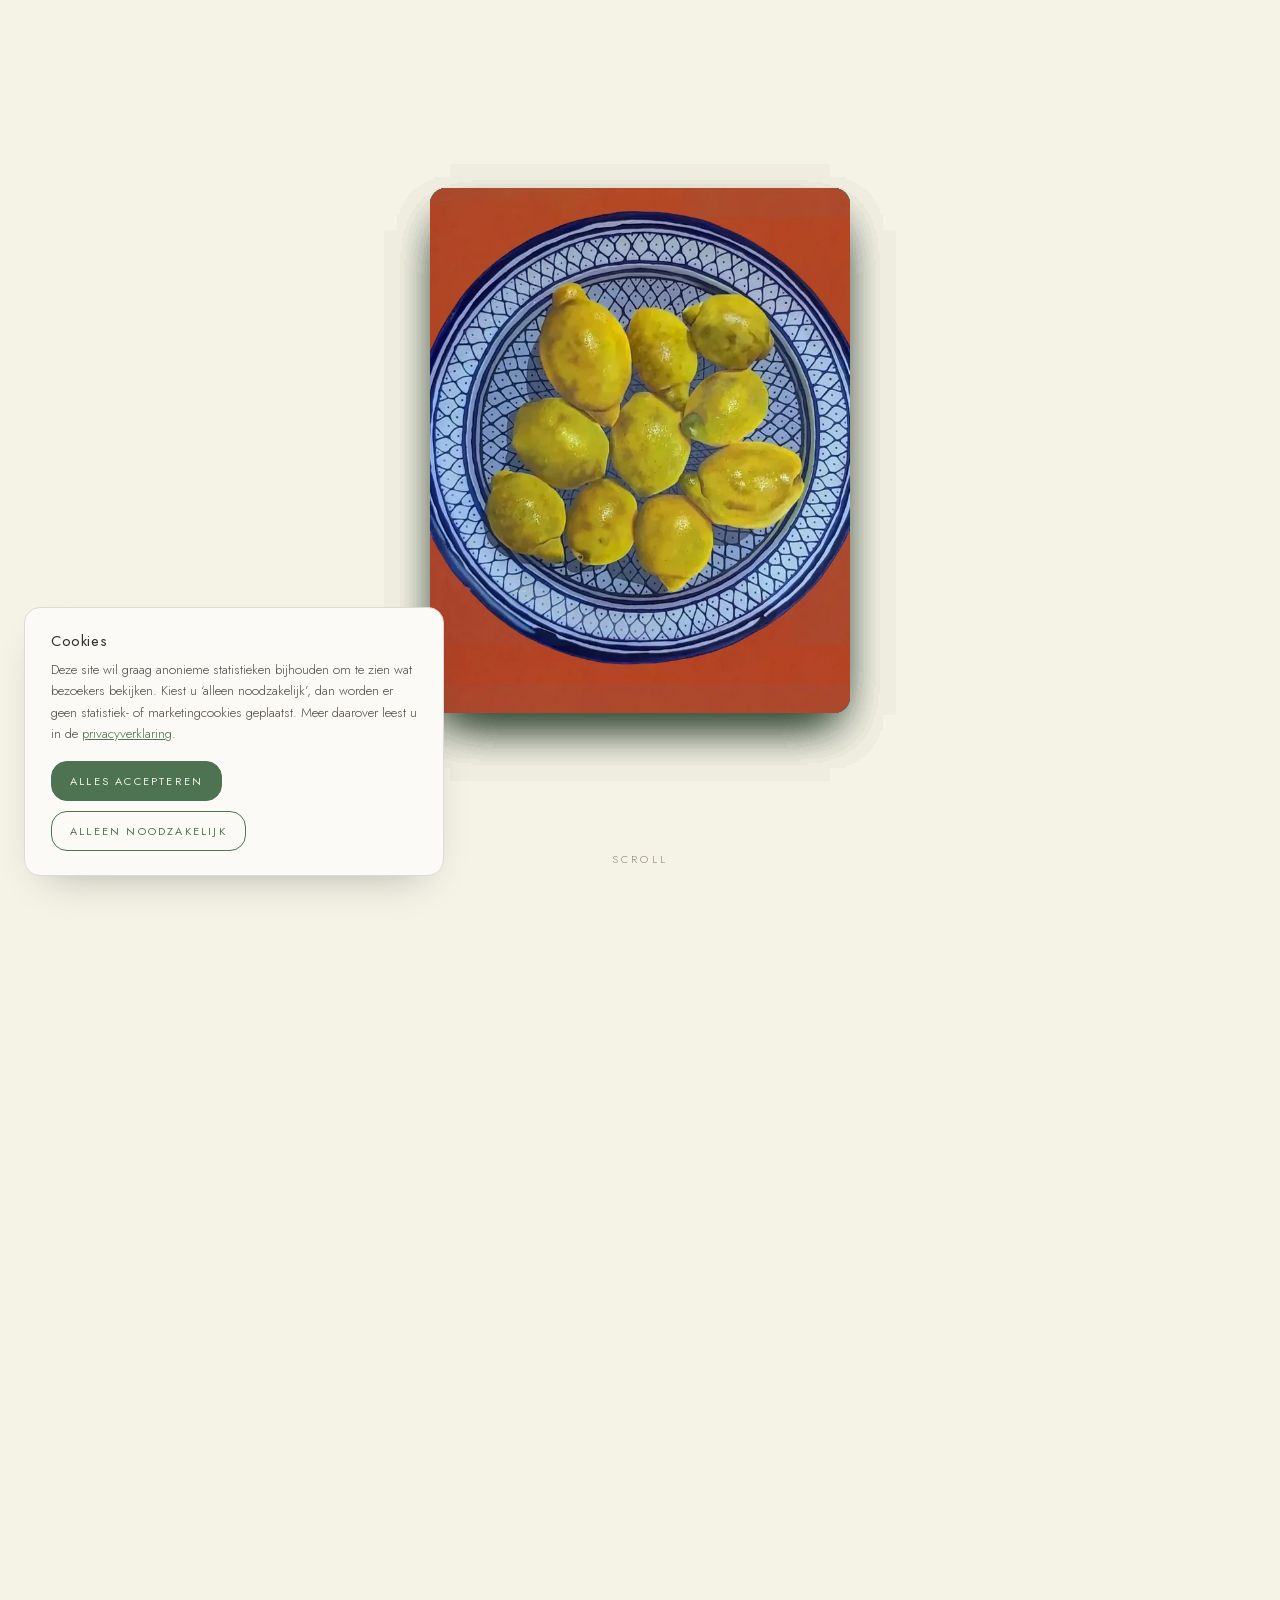
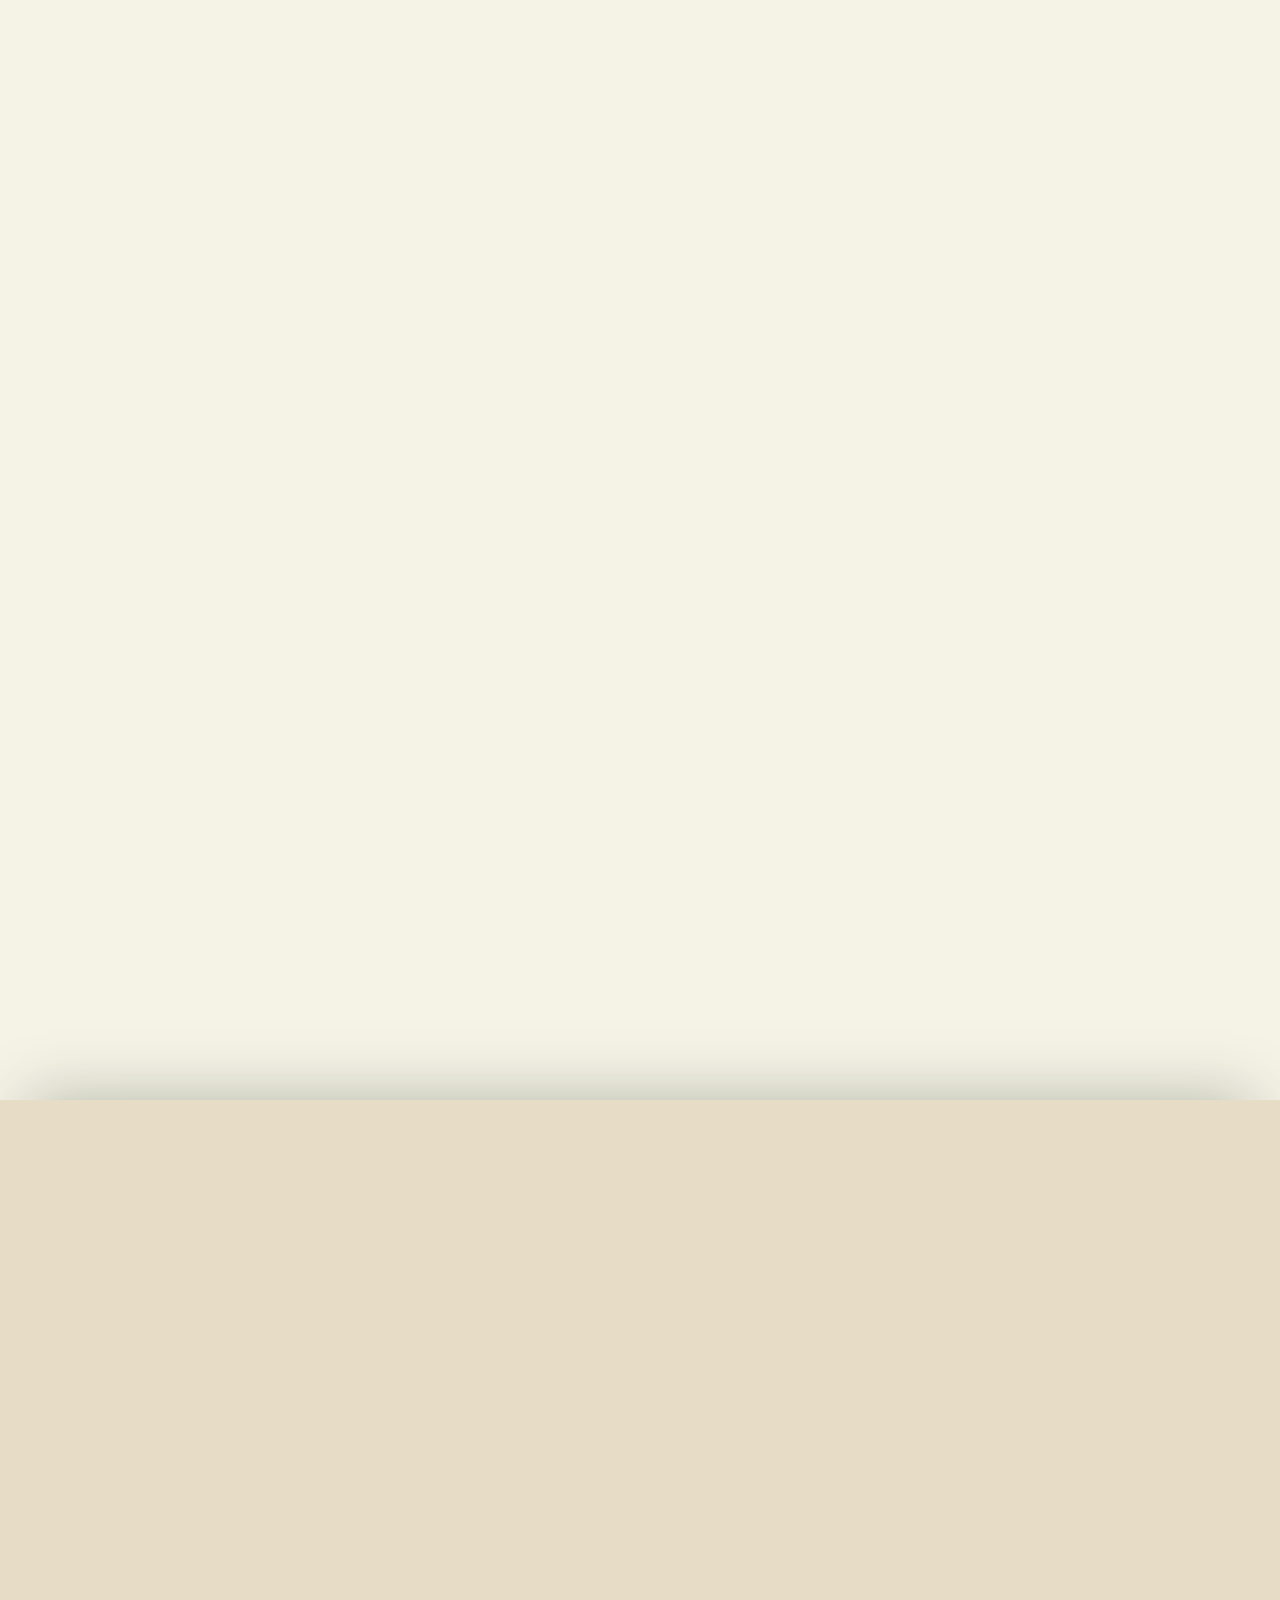
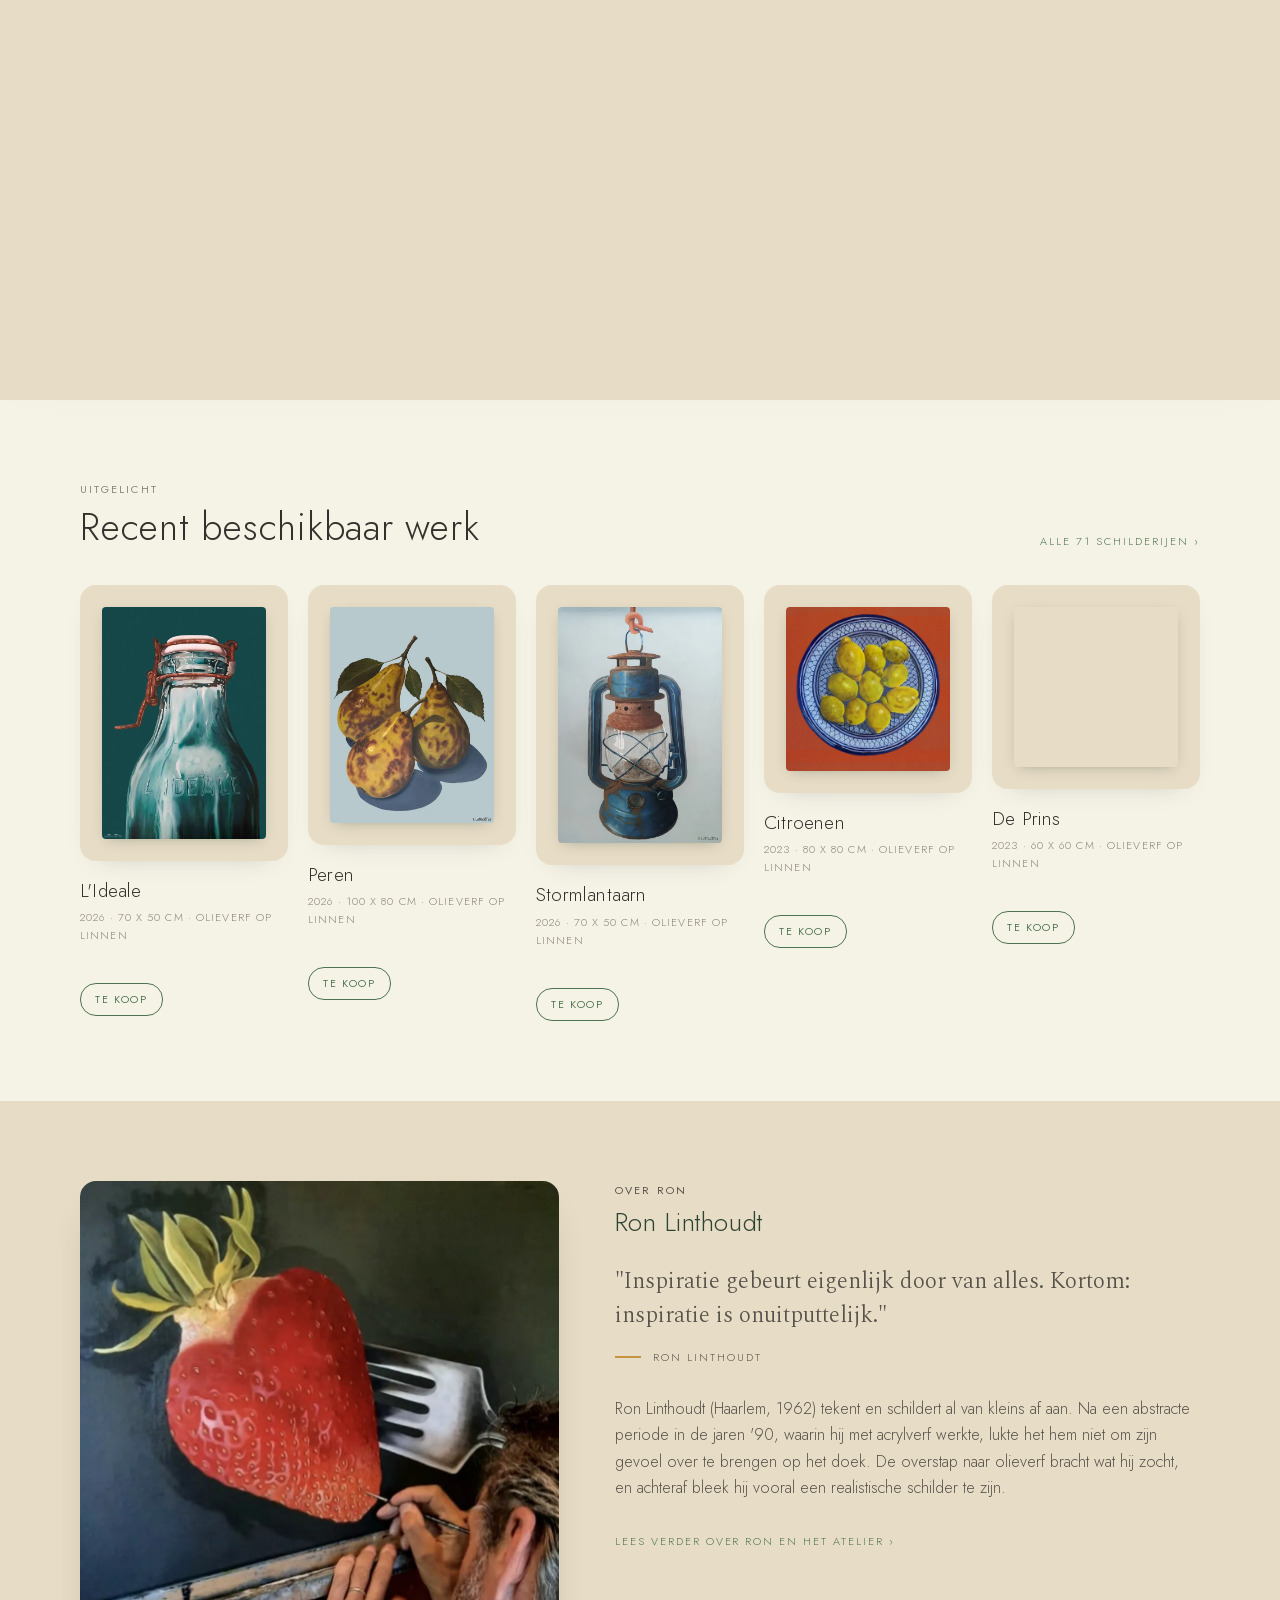
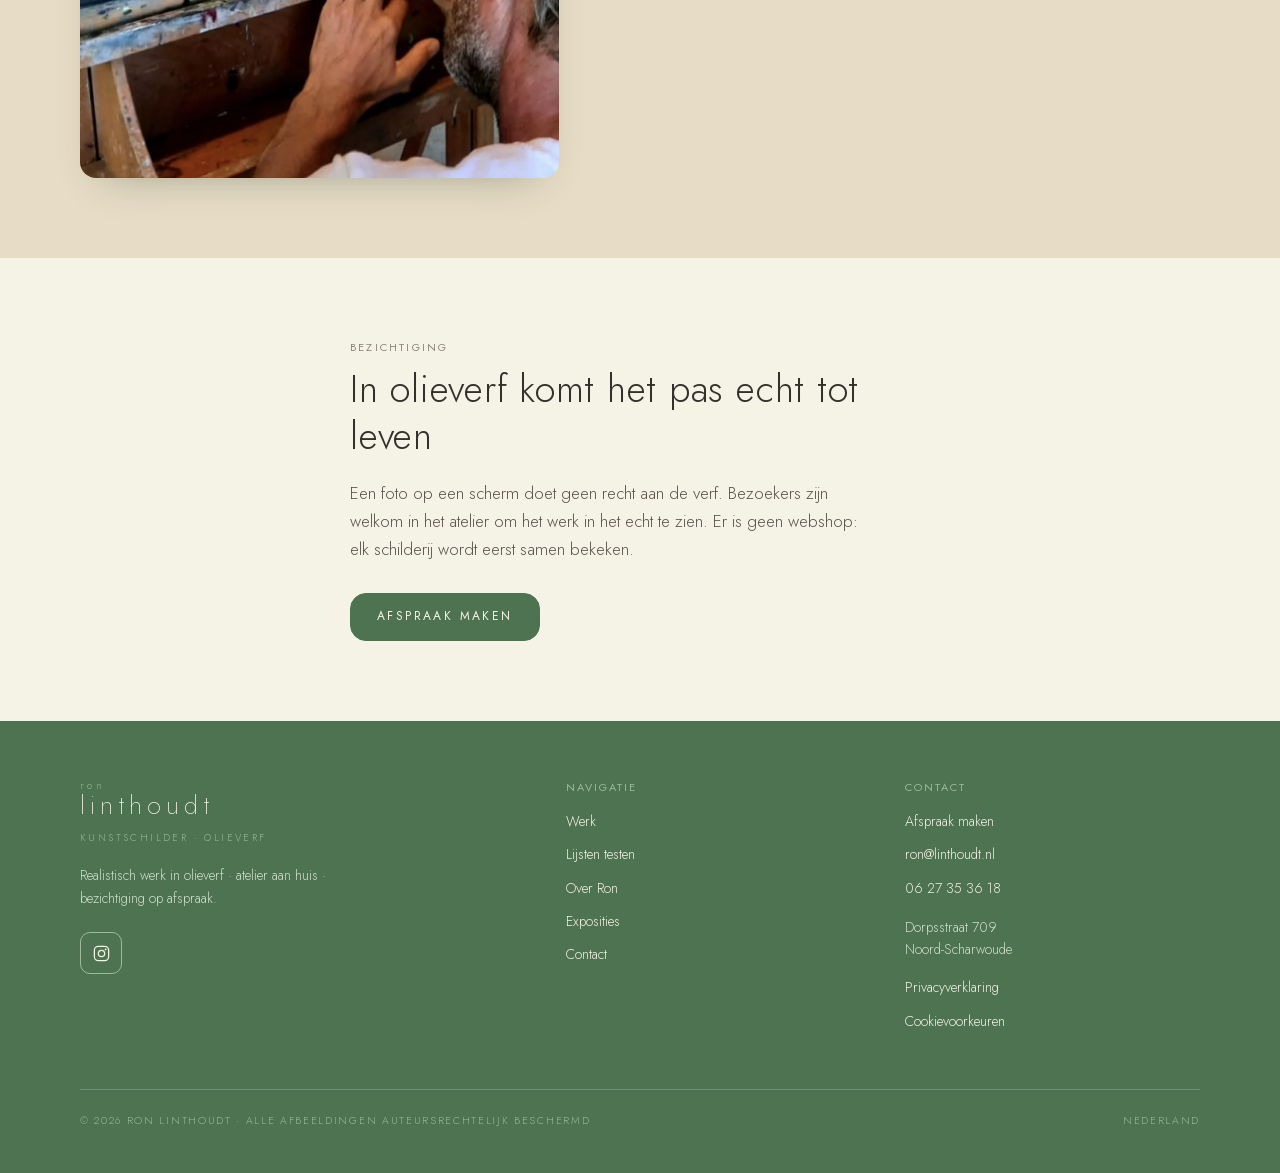
<file: index.html>
<!DOCTYPE html>
<html lang="nl">
<head>
<meta charset="utf-8">
<meta name="viewport" content="width=device-width, initial-scale=1">
<title>Ron Linthoudt · Kunstschilder, realistisch werk in olieverf</title>
<meta name="description" content="Ron Linthoudt (Haarlem, 1962) schildert realistische stillevens en landschappen in olieverf. Werk te bezichtigen en te koop in het atelier aan huis, uitsluitend op afspraak.">
<link rel="canonical" href="https://linthoudt.nl/">
<meta property="og:type" content="website">
<meta property="og:locale" content="nl_NL">
<meta property="og:site_name" content="Ron Linthoudt">
<meta property="og:title" content="Ron Linthoudt · Kunstschilder, realistisch werk in olieverf">
<meta property="og:description" content="Ron Linthoudt (Haarlem, 1962) schildert realistische stillevens en landschappen in olieverf. Werk te bezichtigen en te koop in het atelier aan huis, uitsluitend op afspraak.">
<meta property="og:url" content="https://linthoudt.nl/">
<meta property="og:image" content="https://linthoudt.nl/img/ron-atelier.webp">
<meta name="twitter:card" content="summary_large_image">
<meta name="theme-color" content="#4E7350">
<link rel="icon" href="assets/favicon.svg?v=2" type="image/svg+xml">
<link rel="preload" href="assets/fonts/jost-300-latin.woff2" as="font" type="font/woff2" crossorigin>
<script>document.documentElement.className += ' js';</script>
<link rel="stylesheet" href="assets/css/stijl.css?v=9">
<script src="assets/js/cookies.js?v=1"></script>

<!-- Google Tag Manager · laadt na cookies.js, zodat Consent Mode al op 'denied' staat -->
<script>(function(w,d,s,l,i){w[l]=w[l]||[];w[l].push({'gtm.start':
new Date().getTime(),event:'gtm.js'});var f=d.getElementsByTagName(s)[0],
j=d.createElement(s),dl=l!='dataLayer'?'&l='+l:'';j.async=true;j.src=
'https://www.googletagmanager.com/gtm.js?id='+i+dl;f.parentNode.insertBefore(j,f);
})(window,document,'script','dataLayer','GTM-5WR4HHRL');</script>
<!-- Einde Google Tag Manager -->
<script type="application/ld+json">
{"@context":"https://schema.org","@type":"Person","name":"Ron Linthoudt","jobTitle":"Kunstschilder","birthPlace":"Haarlem","url":"https://linthoudt.nl/","email":"ron@linthoudt.nl","description":"Autodidactisch kunstschilder, realistisch werk in olieverf: stillevens en landschappen.","knowsAbout":["olieverfschilderen","stilleven","landschapsschilderkunst"]}
</script>
</head>
<body>
<header class="kop kop-vast">
  <div class="kop-balk">
    <a class="logo" href="index.html">
      <span class="voor">ron</span>
      <span class="achter">linthoudt</span>
    </a>
    <button class="hamburger" aria-label="Menu openen" aria-expanded="false" aria-controls="hoofdmenu">&#9776;</button>
    <nav class="menu" id="hoofdmenu" aria-label="Hoofdmenu">
      <a href="werk.html">Werk</a>
      <a href="lijsten.html">Lijsten testen</a>
      <a href="over.html">Over Ron</a>
      <a href="exposities.html">Exposities</a>
      <a class="knop-nav" href="contact.html">Atelierbezoek</a>
    </nav>
  </div>
</header>

<main>

  <div class="hero-baan">
    <div class="hero-plak">
      <div class="hero-stapel">
        <div class="hero-kaart">
          <img src="img/schilderijen/klein/2023-citroenen-2.webp" alt="Citroenen, olieverf op doek, 2023"
               width="800" height="800" fetchpriority="high" decoding="async">
        </div>
        <div class="hero-kaart">
          <img src="img/schilderijen/klein/2021-kreeft.webp" alt="Kreeft, olieverf op paneel, 2021"
               width="800" height="635" decoding="async">
        </div>
        <div class="hero-kaart">
          <img src="img/schilderijen/klein/2020-aardbeien-2.webp" alt="Aardbeien, olieverf op doek, 2020"
               width="800" height="526" decoding="async">
        </div>
        <div class="hero-kaart">
          <img src="img/schilderijen/klein/2022-octo.webp" alt="Octo, olieverf op doek, 2022"
               width="800" height="800" decoding="async">
        </div>
        <div class="hero-kaart">
          <img src="img/schilderijen/klein/2020-kraan.webp" alt="Kraan, olieverf op doek, 2020"
               width="800" height="800" decoding="async">
        </div>
        <div class="hero-kaart">
          <img src="img/schilderijen/klein/2023-de-prins.webp" alt="De Prins, olieverf op doek, 2023"
               width="800" height="800" decoding="async">
        </div>
      </div>
      <div class="hero-midden">
        <h1 class="hero-logo">
          <span class="voor">ron</span>
          <span class="achter">linthoudt</span>
          <span class="visueel-verborgen">, kunstschilder, realistisch werk in olieverf</span>
        </h1>
        <p class="hero-onderschrift"><span>kunstschilder</span></p>
        <div class="hero-actie">
          <a class="knop vol" href="werk.html">Bekijk werk</a>
        </div>
      </div>
      <div class="hero-scrollhint" aria-hidden="true"><span>scroll</span></div>
    </div>
  </div>

  <section class="atelier">
    <div class="atelier-grid">
      <div class="atelier-beeld">
        <img src="img/ron-atelier.webp" alt="Ron Linthoudt aan het werk in zijn atelier"
             width="1198" height="1196" loading="lazy" decoding="async">
        <p class="atelier-bijschrift">Atelier aan huis · Noord-Scharwoude · 2026</p>
      </div>
      <div class="atelier-paneel">
        <p class="eyebrow licht">Haarlem, 1962 · Realistisch werk in olieverf</p>
        <h2>Het stille leven van alledaagse dingen</h2>
        <p>Stillevens en landschappen, geschilderd in olieverf in het atelier aan huis. Te bezichtigen en te koop, uitsluitend op afspraak.</p>
        <div class="atelier-acties">
          <a class="knop licht" href="werk.html">Bekijk het werk</a>
          <a class="knop omlijnd-licht" href="contact.html">Maak een afspraak</a>
        </div>
      </div>
    </div>
  </section>

  <section class="sectie">
    <div class="wrap">
      <div class="sectie-kop">
        <div>
          <p class="eyebrow">Uitgelicht</p>
          <h2>Recent beschikbaar werk</h2>
        </div>
        <a class="meer" href="werk.html">Alle 71 schilderijen &#8250;</a>
      </div>
      <ul class="galerie vijf" id="uitgelicht"></ul>
    </div>
  </section>

  <section class="sectie beige">
    <div class="wrap twee-koloms">
      <div class="foto-kader">
        <img src="img/ron-portret.webp" alt="Ron Linthoudt schildert een aardbei"
             width="962" height="1200" loading="lazy" decoding="async">
      </div>
      <div class="tekst">
        <p class="eyebrow">Over Ron</p>
        <h2 style="margin:8px 0 26px">Ron Linthoudt</h2>
        <p class="citaat">"Inspiratie gebeurt eigenlijk door van alles. Kortom: inspiratie is onuitputtelijk."</p>
        <p class="citaat-naam">Ron Linthoudt</p>
        <p>Ron Linthoudt (Haarlem, 1962) tekent en schildert al van kleins af aan. Na een abstracte periode in de jaren '90, waarin hij met acrylverf werkte, lukte het hem niet om zijn gevoel over te brengen op het doek. De overstap naar olieverf bracht wat hij zocht, en achteraf bleek hij vooral een realistische schilder te zijn.</p>
        <p style="margin-top:26px"><a class="meer" href="over.html" style="font-size:11px;letter-spacing:.18em;text-transform:uppercase">Lees verder over Ron en het atelier &#8250;</a></p>
      </div>
    </div>
  </section>

  <section class="sectie">
    <div class="wrap" style="max-width:660px">
      <p class="eyebrow">Bezichtiging</p>
      <h2 style="margin:10px 0 20px">In olieverf komt het pas echt tot leven</h2>
      <p class="lood" style="margin-bottom:30px">Een foto op een scherm doet geen recht aan de verf. Bezoekers zijn welkom in het atelier om het werk in het echt te zien. Er is geen webshop: elk schilderij wordt eerst samen bekeken.</p>
      <a class="knop vol" href="contact.html">Afspraak maken</a>
    </div>
  </section>

</main>

<footer class="voet">
  <div class="wrap">
    <div class="voet-kolommen">
      <div>
        <span class="logo">
          <span class="voor">ron</span>
          <span class="achter">linthoudt</span>
        </span>
        <span class="onder">Kunstschilder · Olieverf</span>
        <p class="zacht">Realistisch werk in olieverf · atelier aan huis · bezichtiging op afspraak.</p>
        <div class="sociaal">
          <a href="https://www.instagram.com/ron_linthoudt_atelierrrell/" target="_blank" rel="noopener" aria-label="Ron Linthoudt op Instagram" title="Volg Ron op Instagram">
            <svg viewBox="0 0 24 24" fill="none" stroke="currentColor" stroke-width="1.6" aria-hidden="true"><rect x="3" y="3" width="18" height="18" rx="5"/><circle cx="12" cy="12" r="4"/><circle cx="17.2" cy="6.8" r="1.1" fill="currentColor" stroke="none"/></svg>
          </a>
        </div>
      </div>
      <div>
        <h2>Navigatie</h2>
        <a href="werk.html">Werk</a>
        <a href="lijsten.html">Lijsten testen</a>
        <a href="over.html">Over Ron</a>
        <a href="exposities.html">Exposities</a>
        <a href="contact.html">Contact</a>
      </div>
      <div>
        <h2>Contact</h2>
        <a href="contact.html">Afspraak maken</a>
        <a href="mailto:ron@linthoudt.nl">ron@linthoudt.nl</a>
        <a href="tel:+31627353618">06 27 35 36 18</a>
        <span class="adres">Dorpsstraat 709<br>Noord-Scharwoude</span>
        <a href="privacy.html">Privacyverklaring</a>
        <button type="button" class="cookie-voorkeuren">Cookievoorkeuren</button>
      </div>
    </div>
    <p class="onderaan">
      <span>© 2026 Ron Linthoudt · alle afbeeldingen auteursrechtelijk beschermd</span>
      <span>Nederland</span>
    </p>
  </div>
</footer>

<div class="detail" id="detail" role="dialog" aria-modal="true" aria-label="Schilderij in detail" aria-hidden="true">
  <button class="sluit" type="button" aria-label="Sluiten">&times;</button>
  <button class="blader vorige" type="button" aria-label="Vorige">&#8249;</button>
  <button class="blader volgende" type="button" aria-label="Volgende">&#8250;</button>
  <div class="detail-binnen"></div>
</div>

<script src="data/schilderijen.js?v=3"></script>
<script src="assets/js/site.js?v=6"></script>
<script src="assets/js/heroscroll.js?v=3"></script>
</body>
</html>
</file>
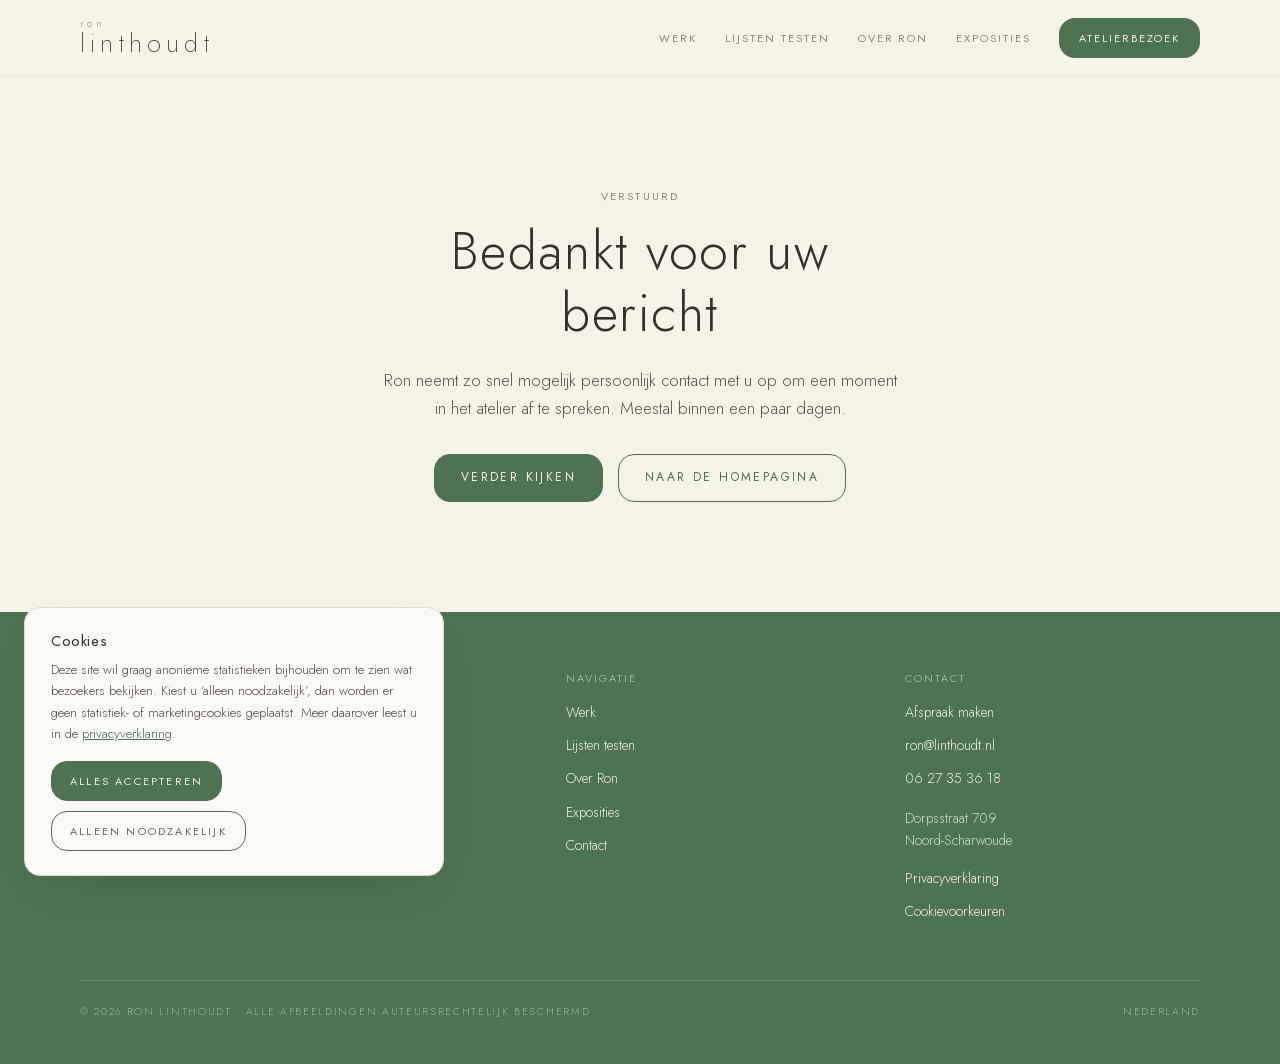
<file: bedankt.html>
<!DOCTYPE html>
<html lang="nl">
<head>
<meta charset="utf-8">
<meta name="viewport" content="width=device-width, initial-scale=1">
<title>Bericht verstuurd · Ron Linthoudt</title>
<meta name="description" content="Uw bericht is verstuurd. Ron Linthoudt neemt zo snel mogelijk persoonlijk contact met u op.">
<link rel="canonical" href="https://linthoudt.nl/bedankt.html">
<meta property="og:type" content="website">
<meta property="og:locale" content="nl_NL">
<meta property="og:site_name" content="Ron Linthoudt">
<meta property="og:title" content="Bericht verstuurd · Ron Linthoudt">
<meta property="og:description" content="Uw bericht is verstuurd. Ron Linthoudt neemt zo snel mogelijk persoonlijk contact met u op.">
<meta property="og:url" content="https://linthoudt.nl/bedankt.html">
<meta property="og:image" content="https://linthoudt.nl/img/ron-atelier.webp">
<meta name="theme-color" content="#4E7350">
<link rel="icon" href="assets/favicon.svg?v=2" type="image/svg+xml">
<link rel="preload" href="assets/fonts/jost-300-latin.woff2" as="font" type="font/woff2" crossorigin>
<link rel="stylesheet" href="assets/css/stijl.css?v=9">
<script src="assets/js/cookies.js?v=1"></script>

<!-- Google Tag Manager · laadt na cookies.js, zodat Consent Mode al op 'denied' staat -->
<script>(function(w,d,s,l,i){w[l]=w[l]||[];w[l].push({'gtm.start':
new Date().getTime(),event:'gtm.js'});var f=d.getElementsByTagName(s)[0],
j=d.createElement(s),dl=l!='dataLayer'?'&l='+l:'';j.async=true;j.src=
'https://www.googletagmanager.com/gtm.js?id='+i+dl;f.parentNode.insertBefore(j,f);
})(window,document,'script','dataLayer','GTM-5WR4HHRL');</script>
<!-- Einde Google Tag Manager -->
<meta name="robots" content="noindex">
</head>
<body>
<header class="kop">
  <div class="kop-balk">
    <a class="logo" href="index.html">
      <span class="voor">ron</span>
      <span class="achter">linthoudt</span>
    </a>
    <button class="hamburger" aria-label="Menu openen" aria-expanded="false" aria-controls="hoofdmenu">&#9776;</button>
    <nav class="menu" id="hoofdmenu" aria-label="Hoofdmenu">
      <a href="werk.html">Werk</a>
      <a href="lijsten.html">Lijsten testen</a>
      <a href="over.html">Over Ron</a>
      <a href="exposities.html">Exposities</a>
      <a class="knop-nav" href="contact.html">Atelierbezoek</a>
    </nav>
  </div>
</header>

<main>

  <section class="sectie" style="padding:110px 0">
    <div class="wrap" style="max-width:620px;text-align:center">
      <p class="eyebrow">Verstuurd</p>
      <h1 style="margin:16px 0 22px">Bedankt voor uw bericht</h1>
      <p class="lood" style="margin:0 auto 32px">Ron neemt zo snel mogelijk persoonlijk contact met u op om een moment in het atelier af te spreken. Meestal binnen een paar dagen.</p>
      <a class="knop vol" href="werk.html">Verder kijken</a>
      <a class="knop" href="index.html" style="margin-left:10px">Naar de homepagina</a>
    </div>
  </section>

</main>

<footer class="voet">
  <div class="wrap">
    <div class="voet-kolommen">
      <div>
        <span class="logo">
          <span class="voor">ron</span>
          <span class="achter">linthoudt</span>
        </span>
        <span class="onder">Kunstschilder · Olieverf</span>
        <p class="zacht">Realistisch werk in olieverf · atelier aan huis · bezichtiging op afspraak.</p>
        <div class="sociaal">
          <a href="https://www.instagram.com/ron_linthoudt_atelierrrell/" target="_blank" rel="noopener" aria-label="Ron Linthoudt op Instagram" title="Volg Ron op Instagram">
            <svg viewBox="0 0 24 24" fill="none" stroke="currentColor" stroke-width="1.6" aria-hidden="true"><rect x="3" y="3" width="18" height="18" rx="5"/><circle cx="12" cy="12" r="4"/><circle cx="17.2" cy="6.8" r="1.1" fill="currentColor" stroke="none"/></svg>
          </a>
        </div>
      </div>
      <div>
        <h2>Navigatie</h2>
        <a href="werk.html">Werk</a>
        <a href="lijsten.html">Lijsten testen</a>
        <a href="over.html">Over Ron</a>
        <a href="exposities.html">Exposities</a>
        <a href="contact.html">Contact</a>
      </div>
      <div>
        <h2>Contact</h2>
        <a href="contact.html">Afspraak maken</a>
        <a href="mailto:ron@linthoudt.nl">ron@linthoudt.nl</a>
        <a href="tel:+31627353618">06 27 35 36 18</a>
        <span class="adres">Dorpsstraat 709<br>Noord-Scharwoude</span>
        <a href="privacy.html">Privacyverklaring</a>
        <button type="button" class="cookie-voorkeuren">Cookievoorkeuren</button>
      </div>
    </div>
    <p class="onderaan">
      <span>© 2026 Ron Linthoudt · alle afbeeldingen auteursrechtelijk beschermd</span>
      <span>Nederland</span>
    </p>
  </div>
</footer>

<script src="assets/js/site.js?v=6"></script>
</body>
</html>
</file>
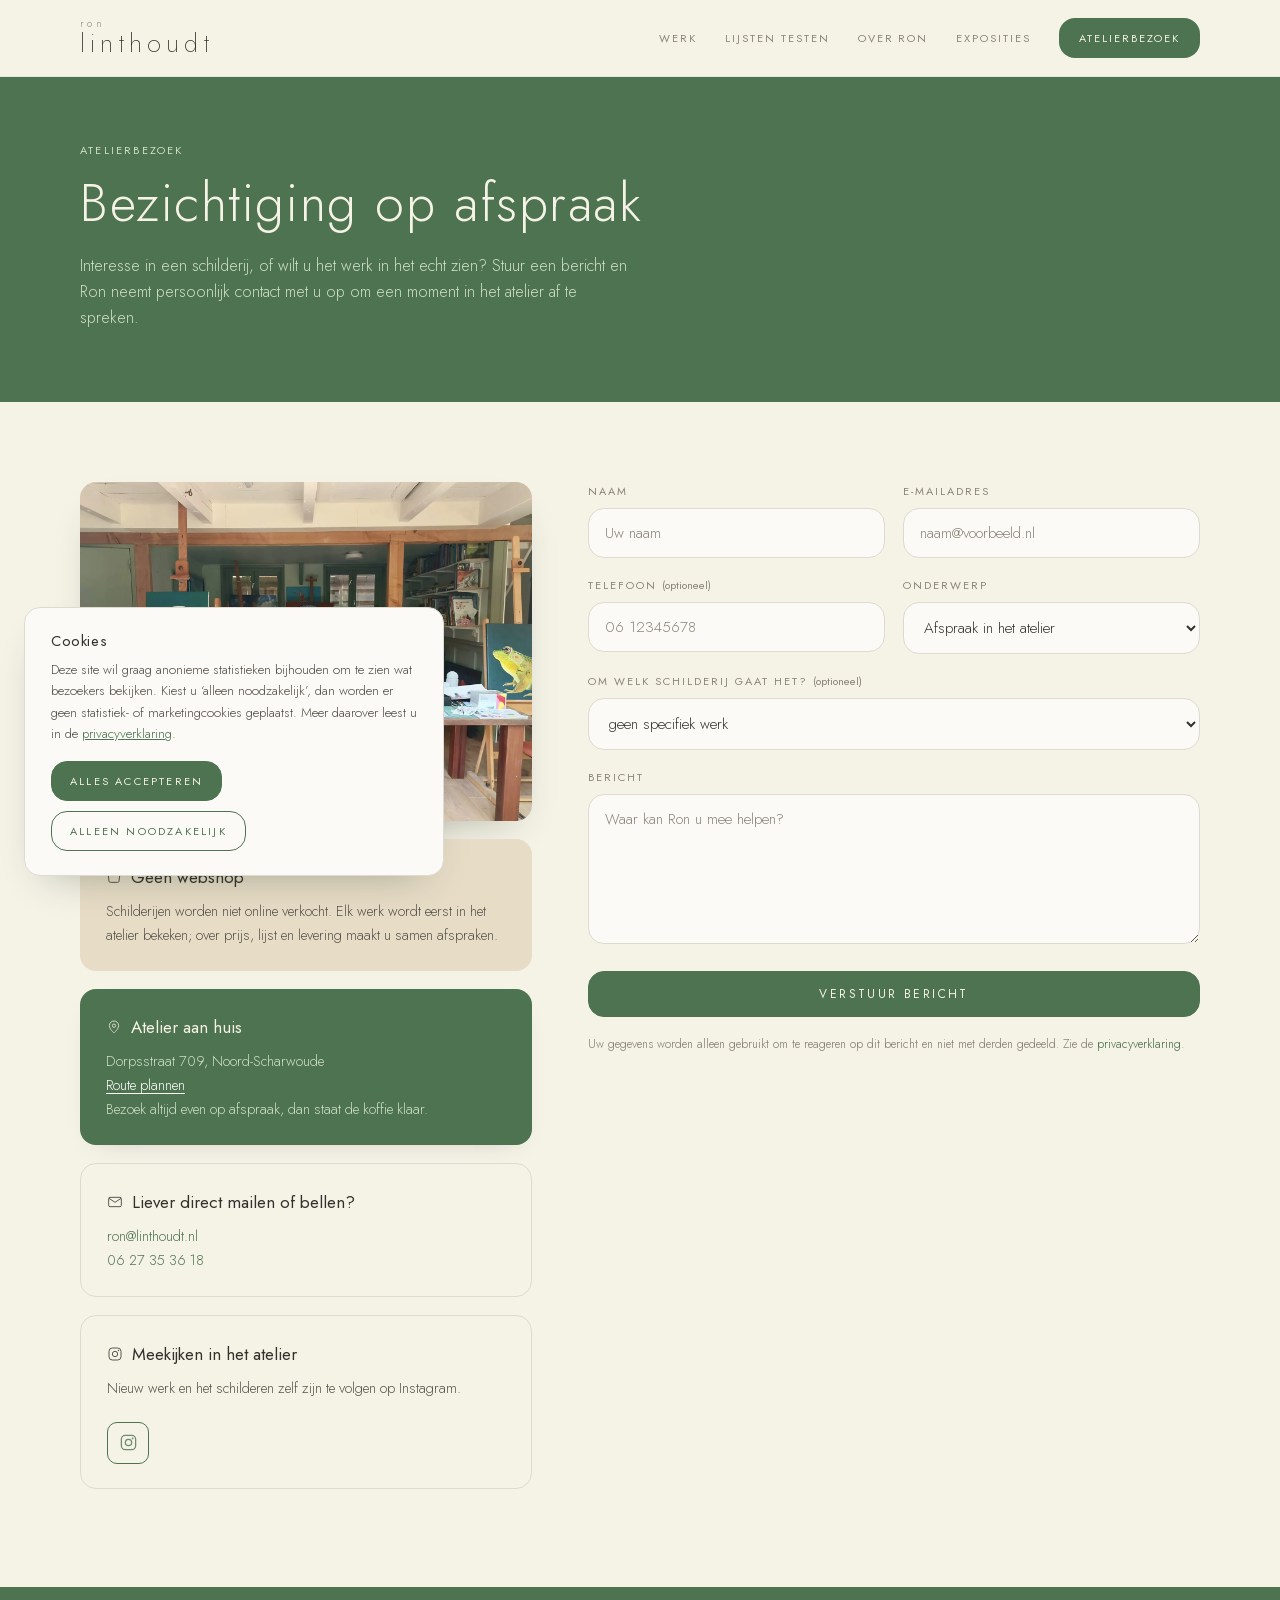
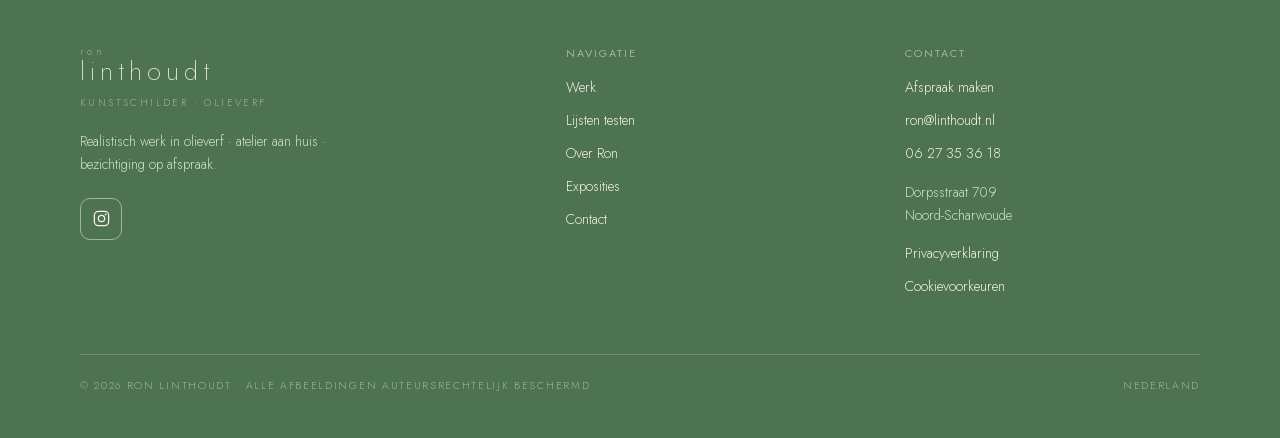
<file: contact.html>
<!DOCTYPE html>
<html lang="nl">
<head>
<meta charset="utf-8">
<meta name="viewport" content="width=device-width, initial-scale=1">
<title>Contact en atelierbezoek · Ron Linthoudt</title>
<meta name="description" content="Interesse in een schilderij of het atelier bezoeken? Stuur een bericht, Ron Linthoudt neemt persoonlijk contact op om een moment af te spreken. Verkoop uitsluitend op afspraak.">
<link rel="canonical" href="https://linthoudt.nl/contact.html">
<meta property="og:type" content="website">
<meta property="og:locale" content="nl_NL">
<meta property="og:site_name" content="Ron Linthoudt">
<meta property="og:title" content="Contact en atelierbezoek · Ron Linthoudt">
<meta property="og:description" content="Interesse in een schilderij of het atelier bezoeken? Stuur een bericht, Ron Linthoudt neemt persoonlijk contact op om een moment af te spreken. Verkoop uitsluitend op afspraak.">
<meta property="og:url" content="https://linthoudt.nl/contact.html">
<meta property="og:image" content="https://linthoudt.nl/img/atelier-overzicht.webp">
<meta name="theme-color" content="#4E7350">
<link rel="icon" href="assets/favicon.svg?v=2" type="image/svg+xml">
<link rel="preload" href="assets/fonts/jost-300-latin.woff2" as="font" type="font/woff2" crossorigin>
<link rel="stylesheet" href="assets/css/stijl.css?v=9">
<script src="assets/js/cookies.js?v=1"></script>

<!-- Google Tag Manager · laadt na cookies.js, zodat Consent Mode al op 'denied' staat -->
<script>(function(w,d,s,l,i){w[l]=w[l]||[];w[l].push({'gtm.start':
new Date().getTime(),event:'gtm.js'});var f=d.getElementsByTagName(s)[0],
j=d.createElement(s),dl=l!='dataLayer'?'&l='+l:'';j.async=true;j.src=
'https://www.googletagmanager.com/gtm.js?id='+i+dl;f.parentNode.insertBefore(j,f);
})(window,document,'script','dataLayer','GTM-5WR4HHRL');</script>
<!-- Einde Google Tag Manager -->
</head>
<body>
<header class="kop">
  <div class="kop-balk">
    <a class="logo" href="index.html">
      <span class="voor">ron</span>
      <span class="achter">linthoudt</span>
    </a>
    <button class="hamburger" aria-label="Menu openen" aria-expanded="false" aria-controls="hoofdmenu">&#9776;</button>
    <nav class="menu" id="hoofdmenu" aria-label="Hoofdmenu">
      <a href="werk.html">Werk</a>
      <a href="lijsten.html">Lijsten testen</a>
      <a href="over.html">Over Ron</a>
      <a href="exposities.html">Exposities</a>
      <a class="knop-nav" href="contact.html" aria-current="page">Atelierbezoek</a>
    </nav>
  </div>
</header>

<main>

  <div class="paginakop">
    <div class="wrap">
      <p class="eyebrow licht">Atelierbezoek</p>
      <h1>Bezichtiging op afspraak</h1>
      <p>Interesse in een schilderij, of wilt u het werk in het echt zien? Stuur een bericht en Ron neemt persoonlijk contact met u op om een moment in het atelier af te spreken.</p>
    </div>
  </div>

  <section class="sectie">
    <div class="wrap contact-grid">
      <div>
        <div class="foto-kader" style="margin-bottom:18px">
          <img src="img/atelier-overzicht.webp" alt="Het atelier van Ron Linthoudt: werktafel met verf en penselen, schilderijen langs de wand"
               width="1600" height="1200" loading="lazy" decoding="async">
        </div>
        <div class="blokje">
          <b><svg viewBox="0 0 24 24" fill="none" stroke="currentColor" stroke-width="1.5"><path d="M3 6h18l-1.5 12.5a2 2 0 01-2 1.5H6.5a2 2 0 01-2-1.5L3 6z"/><path d="M8 6V4.5a4 4 0 018 0V6"/></svg> Geen webshop</b>
          <p>Schilderijen worden niet online verkocht. Elk werk wordt eerst in het atelier bekeken; over prijs, lijst en levering maakt u samen afspraken.</p>
        </div>
        <div class="blokje groen">
          <b><svg viewBox="0 0 24 24" fill="none" stroke="currentColor" stroke-width="1.5"><path d="M12 21s7-6.2 7-11a7 7 0 10-14 0c0 4.8 7 11 7 11z"/><circle cx="12" cy="10" r="2.5"/></svg> Atelier aan huis</b>
          <p>Dorpsstraat 709, Noord-Scharwoude<br>
             <a href="https://www.google.com/maps/search/?api=1&amp;query=Dorpsstraat+709+Noord-Scharwoude"
                target="_blank" rel="noopener">Route plannen</a></p>
          <p>Bezoek altijd even op afspraak, dan staat de koffie klaar.</p>
        </div>
        <div class="blokje rand">
          <b><svg viewBox="0 0 24 24" fill="none" stroke="currentColor" stroke-width="1.5"><rect x="2.5" y="5" width="19" height="14" rx="2"/><path d="M3 6.5l9 6 9-6"/></svg> Liever direct mailen of bellen?</b>
          <p><a href="mailto:ron@linthoudt.nl">ron@linthoudt.nl</a><br>
             <a href="tel:+31627353618">06 27 35 36 18</a></p>
        </div>
        <div class="blokje rand">
          <b><svg viewBox="0 0 24 24" fill="none" stroke="currentColor" stroke-width="1.5"><rect x="3" y="3" width="18" height="18" rx="5"/><circle cx="12" cy="12" r="4"/><circle cx="17.2" cy="6.8" r="1.1" fill="currentColor" stroke="none"/></svg> Meekijken in het atelier</b>
          <p>Nieuw werk en het schilderen zelf zijn te volgen op Instagram.</p>
          <div class="sociaal donker">
            <a href="https://www.instagram.com/ron_linthoudt_atelierrrell/" target="_blank" rel="noopener" aria-label="Ron Linthoudt op Instagram" title="Volg Ron op Instagram">
              <svg viewBox="0 0 24 24" fill="none" stroke="currentColor" stroke-width="1.6" aria-hidden="true"><rect x="3" y="3" width="18" height="18" rx="5"/><circle cx="12" cy="12" r="4"/><circle cx="17.2" cy="6.8" r="1.1" fill="currentColor" stroke="none"/></svg>
            </a>
          </div>
        </div>
      </div>

      <!--
        FORMULIER · instellen in 3 minuten:
        1. Ga naar https://web3forms.com en vul ron@linthoudt.nl in
        2. Je krijgt een 'access key' per mail
        3. Vervang hieronder ZET-HIER-JE-ACCESS-KEY door die sleutel
      -->
      <form action="https://api.web3forms.com/submit" method="POST">
        <input type="hidden" name="access_key" value="25480308-13a0-4b87-bb3b-c42ff683908b">
        <input type="hidden" name="subject" value="Nieuw bericht via linthoudt.nl">
        <input type="hidden" name="from_name" value="Website Ron Linthoudt">
        <input type="hidden" name="redirect" value="https://linthoudt.nl/bedankt.html">
        <input type="checkbox" name="botcheck" class="visueel-verborgen" style="display:none" tabindex="-1" aria-hidden="true">

        <div class="rij">
          <div><label for="naam">Naam</label><input id="naam" name="naam" required autocomplete="name" placeholder="Uw naam"></div>
          <div><label for="email">E-mailadres</label><input id="email" name="email" type="email" required autocomplete="email" placeholder="naam@voorbeeld.nl"></div>
        </div>
        <div class="rij">
          <div><label for="telefoon">Telefoon <span class="opt">(optioneel)</span></label><input id="telefoon" name="telefoon" type="tel" autocomplete="tel" placeholder="06 12345678"></div>
          <div><label for="onderwerp">Onderwerp</label><select id="onderwerp" name="onderwerp" class="veld">
            <option>Afspraak in het atelier</option><option>Vraag over een schilderij</option>
            <option>Expositie of opdracht</option><option>Anders</option></select></div>
        </div>
        <div><label for="werk">Om welk schilderij gaat het? <span class="opt">(optioneel)</span></label>
          <select id="werk" name="werk" class="veld"><option value="">geen specifiek werk</option></select></div>
        <div><label for="bericht">Bericht</label><textarea id="bericht" name="bericht" required placeholder="Waar kan Ron u mee helpen?"></textarea></div>
        <button class="knop vol" type="submit">Verstuur bericht</button>
        <p class="fijn">Uw gegevens worden alleen gebruikt om te reageren op dit bericht en niet met derden gedeeld. Zie de <a href="privacy.html">privacyverklaring</a>.</p>
      </form>
    </div>
  </section>

</main>

<footer class="voet">
  <div class="wrap">
    <div class="voet-kolommen">
      <div>
        <span class="logo">
          <span class="voor">ron</span>
          <span class="achter">linthoudt</span>
        </span>
        <span class="onder">Kunstschilder · Olieverf</span>
        <p class="zacht">Realistisch werk in olieverf · atelier aan huis · bezichtiging op afspraak.</p>
        <div class="sociaal">
          <a href="https://www.instagram.com/ron_linthoudt_atelierrrell/" target="_blank" rel="noopener" aria-label="Ron Linthoudt op Instagram" title="Volg Ron op Instagram">
            <svg viewBox="0 0 24 24" fill="none" stroke="currentColor" stroke-width="1.6" aria-hidden="true"><rect x="3" y="3" width="18" height="18" rx="5"/><circle cx="12" cy="12" r="4"/><circle cx="17.2" cy="6.8" r="1.1" fill="currentColor" stroke="none"/></svg>
          </a>
        </div>
      </div>
      <div>
        <h2>Navigatie</h2>
        <a href="werk.html">Werk</a>
        <a href="lijsten.html">Lijsten testen</a>
        <a href="over.html">Over Ron</a>
        <a href="exposities.html">Exposities</a>
        <a href="contact.html">Contact</a>
      </div>
      <div>
        <h2>Contact</h2>
        <a href="contact.html">Afspraak maken</a>
        <a href="mailto:ron@linthoudt.nl">ron@linthoudt.nl</a>
        <a href="tel:+31627353618">06 27 35 36 18</a>
        <span class="adres">Dorpsstraat 709<br>Noord-Scharwoude</span>
        <a href="privacy.html">Privacyverklaring</a>
        <button type="button" class="cookie-voorkeuren">Cookievoorkeuren</button>
      </div>
    </div>
    <p class="onderaan">
      <span>© 2026 Ron Linthoudt · alle afbeeldingen auteursrechtelijk beschermd</span>
      <span>Nederland</span>
    </p>
  </div>
</footer>

<script src="data/schilderijen.js?v=3"></script>
<script src="assets/js/site.js?v=6"></script>
</body>
</html>
</file>
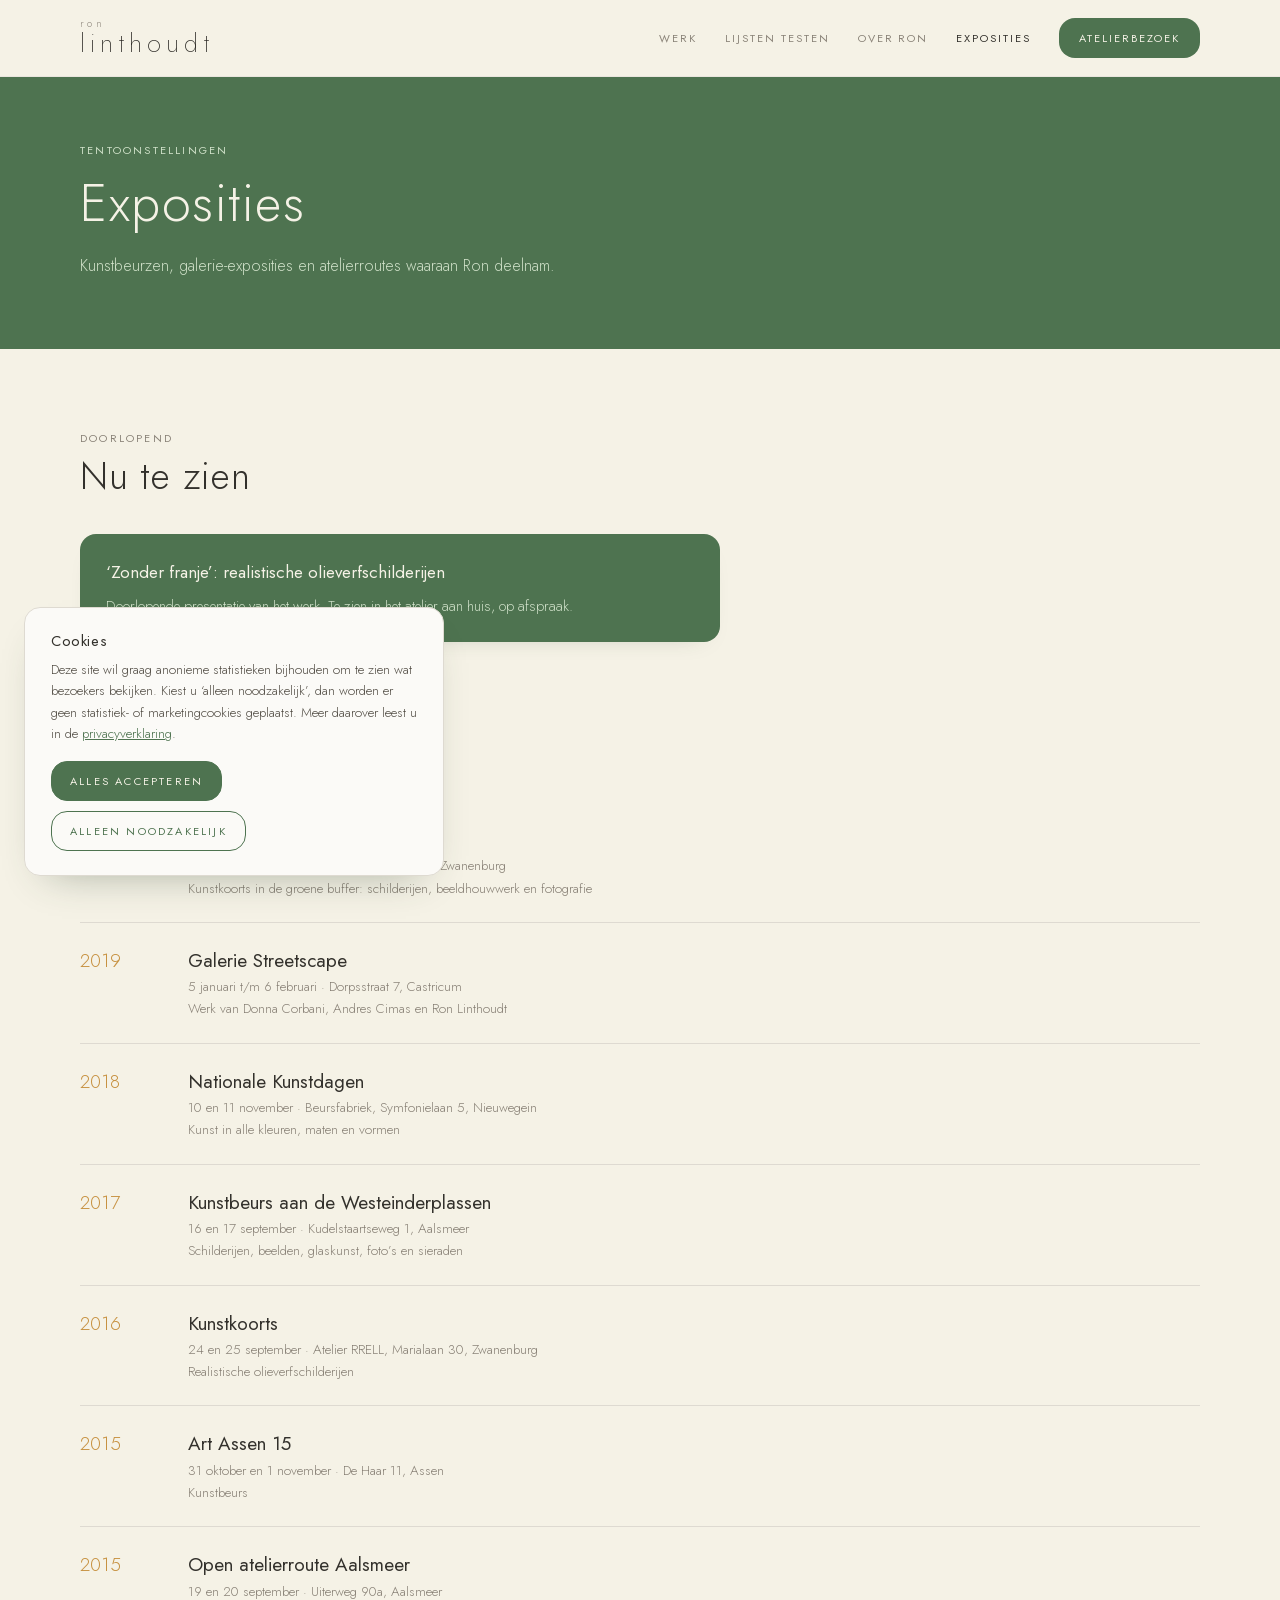
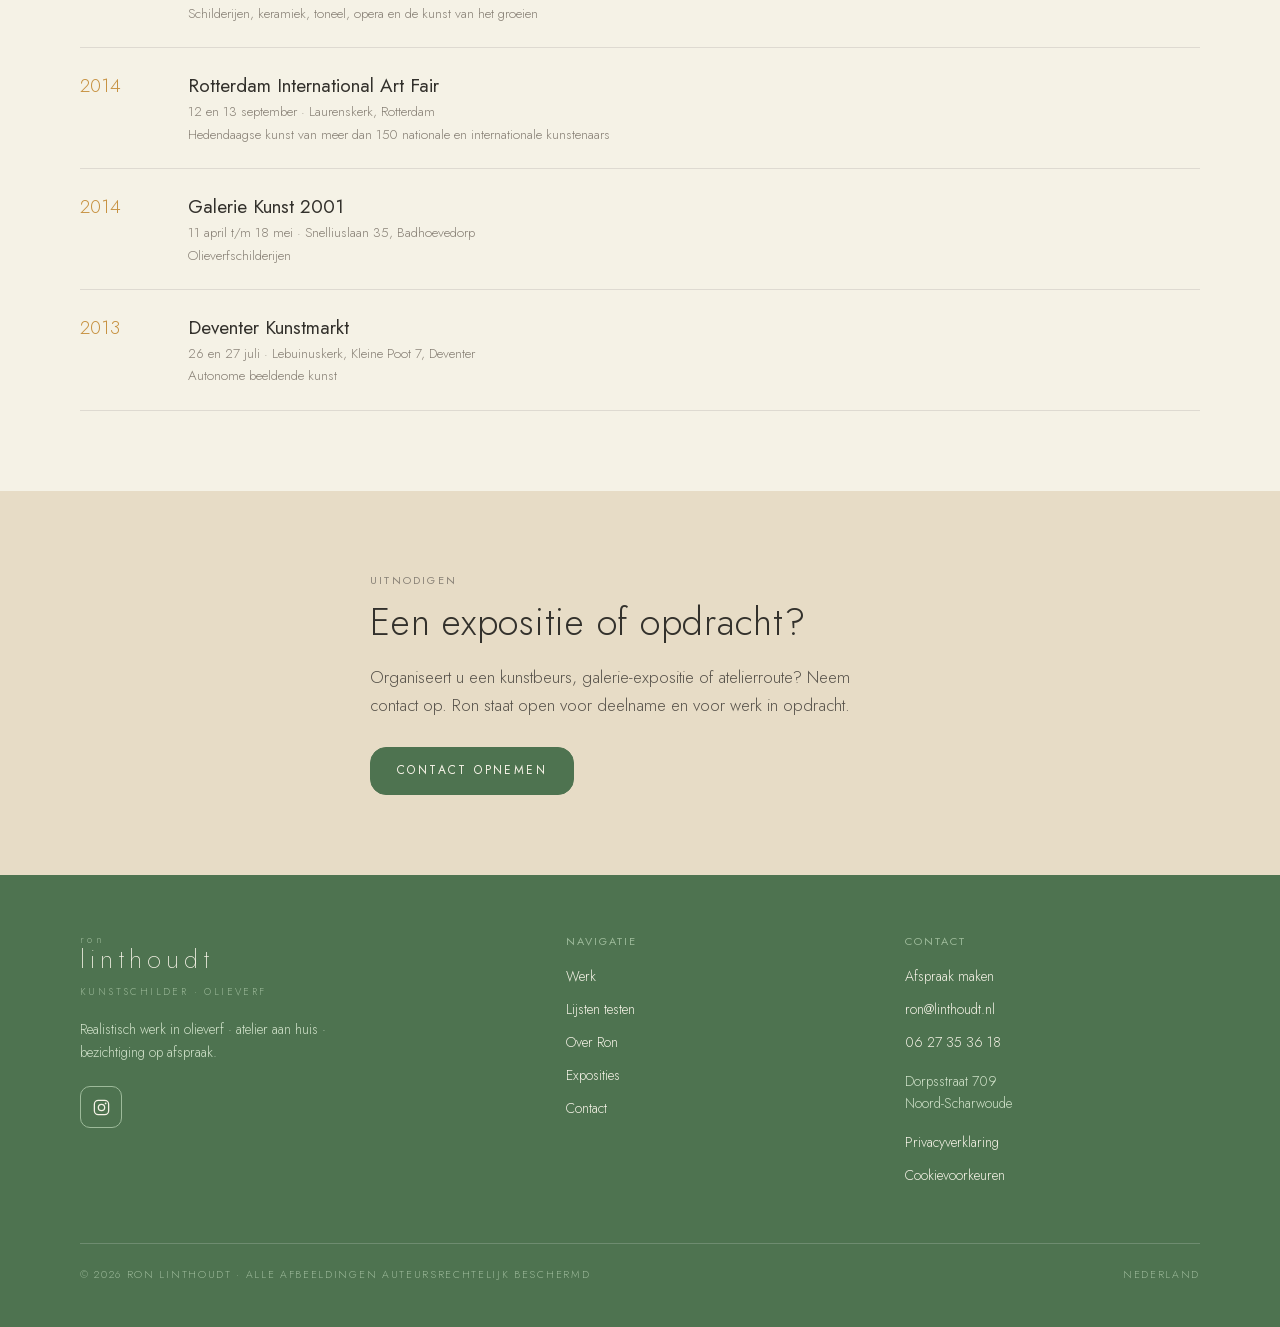
<file: exposities.html>
<!DOCTYPE html>
<html lang="nl">
<head>
<meta charset="utf-8">
<meta name="viewport" content="width=device-width, initial-scale=1">
<title>Exposities · Ron Linthoudt</title>
<meta name="description" content="Overzicht van exposities, kunstbeurzen en atelierroutes waaraan kunstschilder Ron Linthoudt deelnam, van 2013 tot nu.">
<link rel="canonical" href="https://linthoudt.nl/exposities.html">
<meta property="og:type" content="website">
<meta property="og:locale" content="nl_NL">
<meta property="og:site_name" content="Ron Linthoudt">
<meta property="og:title" content="Exposities · Ron Linthoudt">
<meta property="og:description" content="Overzicht van exposities, kunstbeurzen en atelierroutes waaraan kunstschilder Ron Linthoudt deelnam, van 2013 tot nu.">
<meta property="og:url" content="https://linthoudt.nl/exposities.html">
<meta property="og:image" content="https://linthoudt.nl/img/schilderijen/2014-stilleven-met-citroenen.webp">
<meta name="theme-color" content="#4E7350">
<link rel="icon" href="assets/favicon.svg?v=2" type="image/svg+xml">
<link rel="preload" href="assets/fonts/jost-300-latin.woff2" as="font" type="font/woff2" crossorigin>
<link rel="stylesheet" href="assets/css/stijl.css?v=9">
<script src="assets/js/cookies.js?v=1"></script>

<!-- Google Tag Manager · laadt na cookies.js, zodat Consent Mode al op 'denied' staat -->
<script>(function(w,d,s,l,i){w[l]=w[l]||[];w[l].push({'gtm.start':
new Date().getTime(),event:'gtm.js'});var f=d.getElementsByTagName(s)[0],
j=d.createElement(s),dl=l!='dataLayer'?'&l='+l:'';j.async=true;j.src=
'https://www.googletagmanager.com/gtm.js?id='+i+dl;f.parentNode.insertBefore(j,f);
})(window,document,'script','dataLayer','GTM-5WR4HHRL');</script>
<!-- Einde Google Tag Manager -->
</head>
<body>
<header class="kop">
  <div class="kop-balk">
    <a class="logo" href="index.html">
      <span class="voor">ron</span>
      <span class="achter">linthoudt</span>
    </a>
    <button class="hamburger" aria-label="Menu openen" aria-expanded="false" aria-controls="hoofdmenu">&#9776;</button>
    <nav class="menu" id="hoofdmenu" aria-label="Hoofdmenu">
      <a href="werk.html">Werk</a>
      <a href="lijsten.html">Lijsten testen</a>
      <a href="over.html">Over Ron</a>
      <a href="exposities.html" aria-current="page">Exposities</a>
      <a class="knop-nav" href="contact.html">Atelierbezoek</a>
    </nav>
  </div>
</header>

<main>

  <div class="paginakop">
    <div class="wrap">
      <p class="eyebrow licht">Tentoonstellingen</p>
      <h1>Exposities</h1>
      <p>Kunstbeurzen, galerie-exposities en atelierroutes waaraan Ron deelnam.</p>
    </div>
  </div>

  <section class="sectie">
    <div class="wrap">
      <div class="sectie-kop">
        <div><p class="eyebrow">Doorlopend</p><h2>Nu te zien</h2></div>
      </div>
      <div class="blokje groen" style="max-width:640px;margin-bottom:56px">
        <b>&#8216;Zonder franje&#8217;: realistische olieverfschilderijen</b>
        <p>Doorlopende presentatie van het werk. Te zien in het atelier aan huis, op afspraak.</p>
      </div>

      <div class="sectie-kop">
        <div><p class="eyebrow">Archief</p><h2>Eerdere exposities</h2></div>
      </div>
      <ul class="expo">
        <li>
          <span class="jaar">2019</span>
          <span>
            <span class="plek">Kunstkoorts</span>
            <span class="wat">5 en 6 oktober · Atelier RRELL, Marialaan 30, Zwanenburg<br>Kunstkoorts in de groene buffer: schilderijen, beeldhouwwerk en fotografie</span>
          </span>
        </li>
        <li>
          <span class="jaar">2019</span>
          <span>
            <span class="plek">Galerie Streetscape</span>
            <span class="wat">5 januari t/m 6 februari · Dorpsstraat 7, Castricum<br>Werk van Donna Corbani, Andres Cimas en Ron Linthoudt</span>
          </span>
        </li>
        <li>
          <span class="jaar">2018</span>
          <span>
            <span class="plek">Nationale Kunstdagen</span>
            <span class="wat">10 en 11 november · Beursfabriek, Symfonielaan 5, Nieuwegein<br>Kunst in alle kleuren, maten en vormen</span>
          </span>
        </li>
        <li>
          <span class="jaar">2017</span>
          <span>
            <span class="plek">Kunstbeurs aan de Westeinderplassen</span>
            <span class="wat">16 en 17 september · Kudelstaartseweg 1, Aalsmeer<br>Schilderijen, beelden, glaskunst, foto’s en sieraden</span>
          </span>
        </li>
        <li>
          <span class="jaar">2016</span>
          <span>
            <span class="plek">Kunstkoorts</span>
            <span class="wat">24 en 25 september · Atelier RRELL, Marialaan 30, Zwanenburg<br>Realistische olieverfschilderijen</span>
          </span>
        </li>
        <li>
          <span class="jaar">2015</span>
          <span>
            <span class="plek">Art Assen 15</span>
            <span class="wat">31 oktober en 1 november · De Haar 11, Assen<br>Kunstbeurs</span>
          </span>
        </li>
        <li>
          <span class="jaar">2015</span>
          <span>
            <span class="plek">Open atelierroute Aalsmeer</span>
            <span class="wat">19 en 20 september · Uiterweg 90a, Aalsmeer<br>Schilderijen, keramiek, toneel, opera en de kunst van het groeien</span>
          </span>
        </li>
        <li>
          <span class="jaar">2014</span>
          <span>
            <span class="plek">Rotterdam International Art Fair</span>
            <span class="wat">12 en 13 september · Laurenskerk, Rotterdam<br>Hedendaagse kunst van meer dan 150 nationale en internationale kunstenaars</span>
          </span>
        </li>
        <li>
          <span class="jaar">2014</span>
          <span>
            <span class="plek">Galerie Kunst 2001</span>
            <span class="wat">11 april t/m 18 mei · Snelliuslaan 35, Badhoevedorp<br>Olieverfschilderijen</span>
          </span>
        </li>
        <li>
          <span class="jaar">2013</span>
          <span>
            <span class="plek">Deventer Kunstmarkt</span>
            <span class="wat">26 en 27 juli · Lebuinuskerk, Kleine Poot 7, Deventer<br>Autonome beeldende kunst</span>
          </span>
        </li>
      </ul>
    </div>
  </section>

  <section class="sectie beige">
    <div class="wrap" style="max-width:620px">
      <p class="eyebrow">Uitnodigen</p>
      <h2 style="margin:10px 0 18px">Een expositie of opdracht?</h2>
      <p class="lood" style="margin-bottom:28px">Organiseert u een kunstbeurs, galerie-expositie of atelierroute? Neem contact op. Ron staat open voor deelname en voor werk in opdracht.</p>
      <a class="knop vol" href="contact.html">Contact opnemen</a>
    </div>
  </section>

</main>

<footer class="voet">
  <div class="wrap">
    <div class="voet-kolommen">
      <div>
        <span class="logo">
          <span class="voor">ron</span>
          <span class="achter">linthoudt</span>
        </span>
        <span class="onder">Kunstschilder · Olieverf</span>
        <p class="zacht">Realistisch werk in olieverf · atelier aan huis · bezichtiging op afspraak.</p>
        <div class="sociaal">
          <a href="https://www.instagram.com/ron_linthoudt_atelierrrell/" target="_blank" rel="noopener" aria-label="Ron Linthoudt op Instagram" title="Volg Ron op Instagram">
            <svg viewBox="0 0 24 24" fill="none" stroke="currentColor" stroke-width="1.6" aria-hidden="true"><rect x="3" y="3" width="18" height="18" rx="5"/><circle cx="12" cy="12" r="4"/><circle cx="17.2" cy="6.8" r="1.1" fill="currentColor" stroke="none"/></svg>
          </a>
        </div>
      </div>
      <div>
        <h2>Navigatie</h2>
        <a href="werk.html">Werk</a>
        <a href="lijsten.html">Lijsten testen</a>
        <a href="over.html">Over Ron</a>
        <a href="exposities.html">Exposities</a>
        <a href="contact.html">Contact</a>
      </div>
      <div>
        <h2>Contact</h2>
        <a href="contact.html">Afspraak maken</a>
        <a href="mailto:ron@linthoudt.nl">ron@linthoudt.nl</a>
        <a href="tel:+31627353618">06 27 35 36 18</a>
        <span class="adres">Dorpsstraat 709<br>Noord-Scharwoude</span>
        <a href="privacy.html">Privacyverklaring</a>
        <button type="button" class="cookie-voorkeuren">Cookievoorkeuren</button>
      </div>
    </div>
    <p class="onderaan">
      <span>© 2026 Ron Linthoudt · alle afbeeldingen auteursrechtelijk beschermd</span>
      <span>Nederland</span>
    </p>
  </div>
</footer>

<script src="assets/js/site.js?v=6"></script>
</body>
</html>
</file>
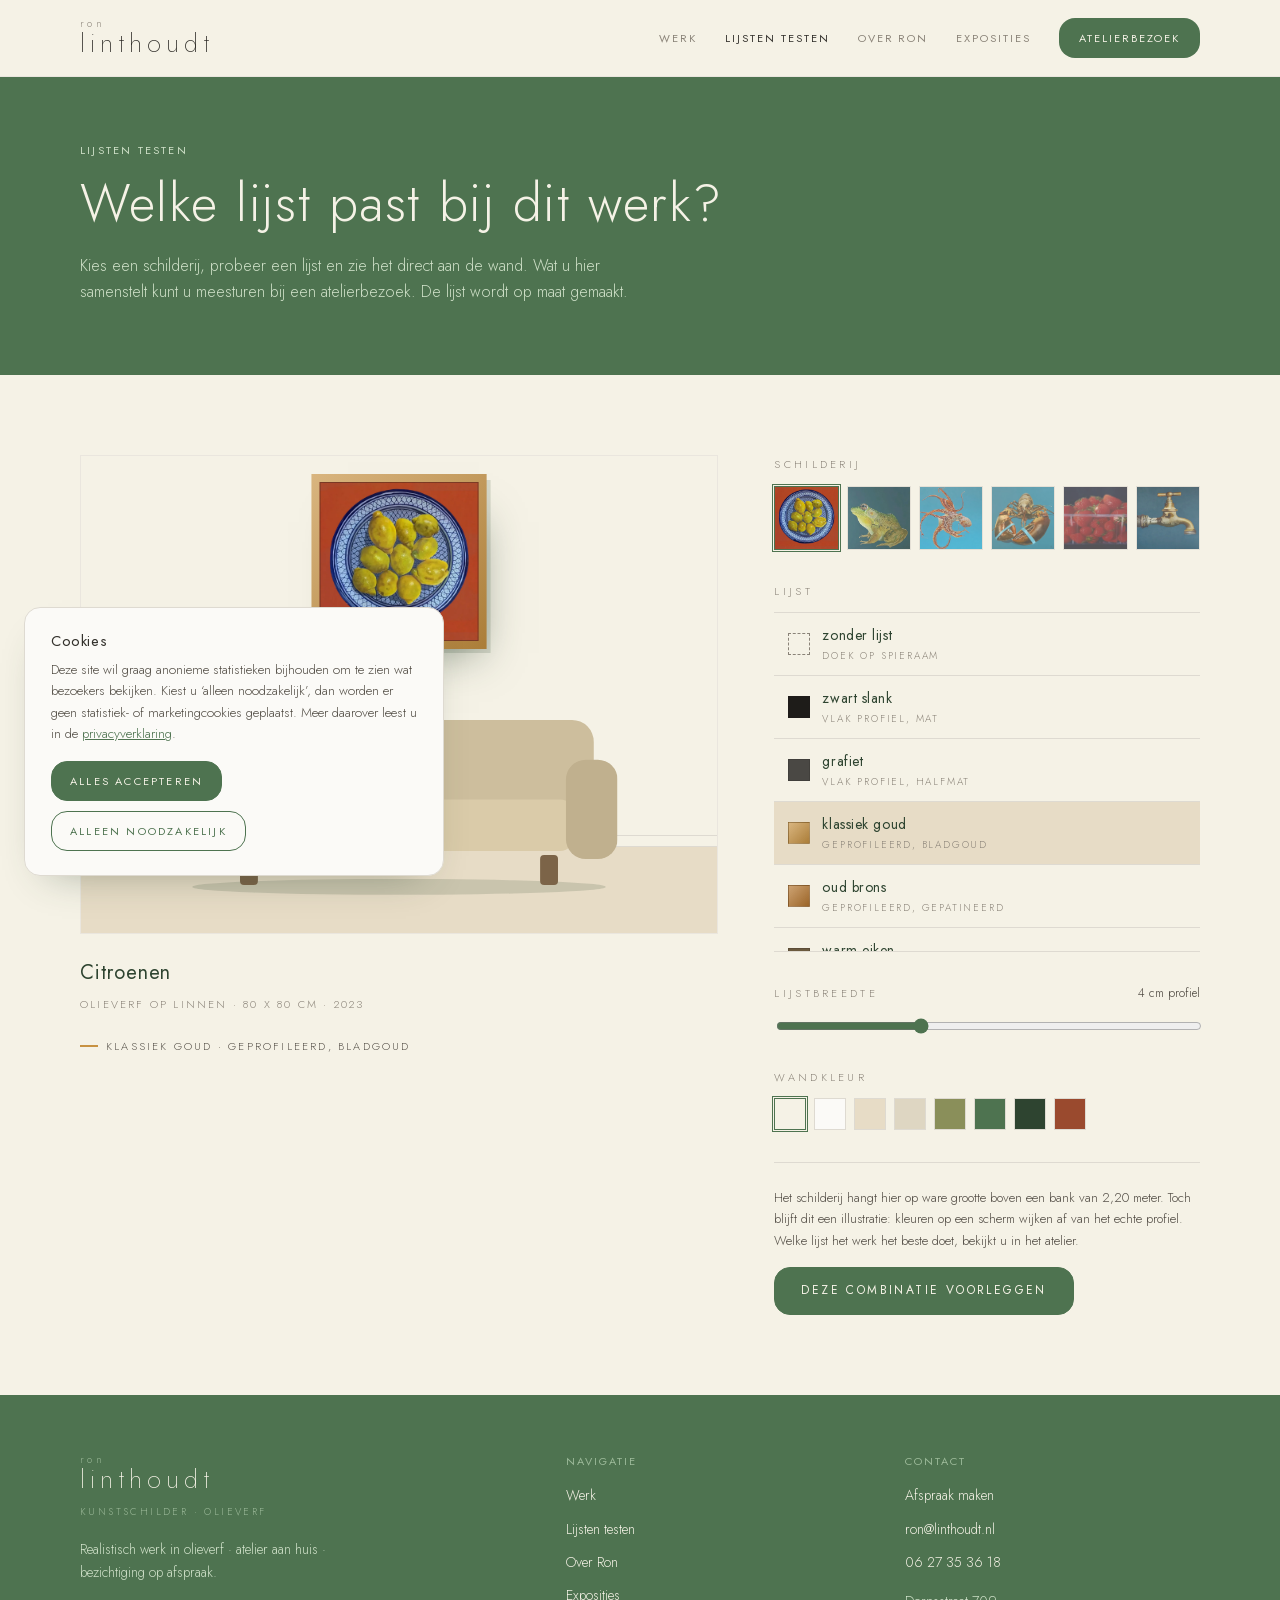
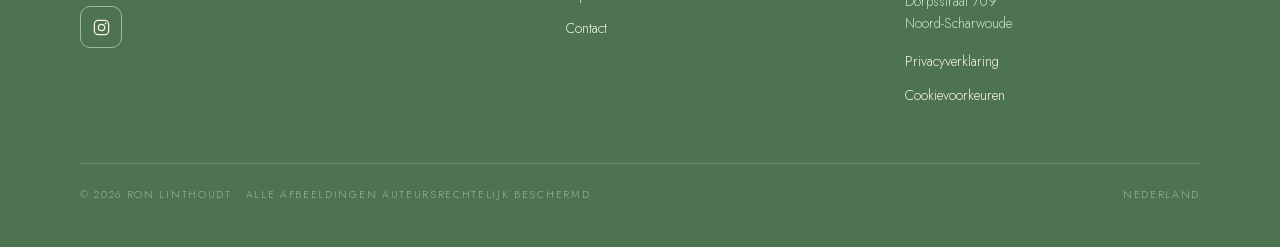
<file: lijsten.html>
<!DOCTYPE html>
<html lang="nl">
<head>
<meta charset="utf-8">
<meta name="viewport" content="width=device-width, initial-scale=1">
<title>Lijsten testen · Ron Linthoudt</title>
<meta name="description" content="Probeer online welke lijst bij een schilderij van Ron Linthoudt past: kies een werk, een lijstprofiel, de lijstbreedte en de wandkleur. De definitieve keuze maakt u in het atelier.">
<link rel="canonical" href="https://linthoudt.nl/lijsten.html">
<meta property="og:type" content="website">
<meta property="og:locale" content="nl_NL">
<meta property="og:site_name" content="Ron Linthoudt">
<meta property="og:title" content="Lijsten testen · Ron Linthoudt">
<meta property="og:description" content="Probeer online welke lijst bij een schilderij van Ron Linthoudt past: kies een werk, een lijstprofiel, de lijstbreedte en de wandkleur.">
<meta property="og:url" content="https://linthoudt.nl/lijsten.html">
<meta property="og:image" content="https://linthoudt.nl/img/schilderijen/2023-citroenen-2.webp">
<meta name="twitter:card" content="summary_large_image">
<meta name="theme-color" content="#4E7350">
<link rel="icon" href="assets/favicon.svg?v=2" type="image/svg+xml">
<link rel="preload" href="assets/fonts/jost-300-latin.woff2" as="font" type="font/woff2" crossorigin>
<link rel="stylesheet" href="assets/css/stijl.css?v=9">
<script src="assets/js/cookies.js?v=1"></script>

<!-- Google Tag Manager · laadt na cookies.js, zodat Consent Mode al op 'denied' staat -->
<script>(function(w,d,s,l,i){w[l]=w[l]||[];w[l].push({'gtm.start':
new Date().getTime(),event:'gtm.js'});var f=d.getElementsByTagName(s)[0],
j=d.createElement(s),dl=l!='dataLayer'?'&l='+l:'';j.async=true;j.src=
'https://www.googletagmanager.com/gtm.js?id='+i+dl;f.parentNode.insertBefore(j,f);
})(window,document,'script','dataLayer','GTM-5WR4HHRL');</script>
<!-- Einde Google Tag Manager -->
</head>
<body>
<header class="kop">
  <div class="kop-balk">
    <a class="logo" href="index.html">
      <span class="voor">ron</span>
      <span class="achter">linthoudt</span>
    </a>
    <button class="hamburger" aria-label="Menu openen" aria-expanded="false" aria-controls="hoofdmenu">&#9776;</button>
    <nav class="menu" id="hoofdmenu" aria-label="Hoofdmenu">
      <a href="werk.html">Werk</a>
      <a href="lijsten.html" aria-current="page">Lijsten testen</a>
      <a href="over.html">Over Ron</a>
      <a href="exposities.html">Exposities</a>
      <a class="knop-nav" href="contact.html">Atelierbezoek</a>
    </nav>
  </div>
</header>

<main>

  <div class="paginakop">
    <div class="wrap">
      <p class="eyebrow licht">Lijsten testen</p>
      <h1>Welke lijst past bij dit werk?</h1>
      <p>Kies een schilderij, probeer een lijst en zie het direct aan de wand. Wat u hier samenstelt kunt u meesturen bij een atelierbezoek. De lijst wordt op maat gemaakt.</p>
    </div>
  </div>

  <section class="sectie">
    <div class="wrap tester-grid">

      <div class="tester-links">
        <div class="tester-wand" id="tester-wand">
          <div class="tester-plint"></div>
          <div class="tester-plintlat"></div>
          <svg class="tester-bank" id="tester-bank" viewBox="0 0 220 92" aria-hidden="true">
            <ellipse cx="110" cy="88" rx="104" ry="4" fill="rgba(46,68,48,.16)"/>
            <rect x="30" y="72" width="9" height="15" rx="2" fill="#7C6448"/>
            <rect x="181" y="72" width="9" height="15" rx="2" fill="#7C6448"/>
            <rect x="12" y="4" width="196" height="52" rx="11" fill="#CDBE9D"/>
            <rect x="22" y="44" width="87" height="26" rx="7" fill="#DACBA9"/>
            <rect x="111" y="44" width="87" height="26" rx="7" fill="#DACBA9"/>
            <rect x="0" y="24" width="26" height="50" rx="10" fill="#C0B08E"/>
            <rect x="194" y="24" width="26" height="50" rx="10" fill="#C0B08E"/>
          </svg>
          <span class="tester-lijst" id="tester-lijst">
            <img class="tester-doek" id="tester-doek" alt="">
          </span>
        </div>
        <div class="tester-onder">
          <div>
            <span class="tester-titel" id="tester-titel"></span>
            <span class="tester-meta" id="tester-meta"></span>
          </div>
          <p class="tester-lijstnaam" id="tester-lijstnaam"></p>
        </div>
      </div>

      <div class="tester-paneel">
        <noscript><p>Voor de lijstentester is JavaScript nodig. Liever meteen echt kijken? <a href="contact.html">Maak een afspraak</a> voor het atelier.</p></noscript>

        <div class="tester-blok">
          <span class="tester-label" id="label-schilderij">schilderij</span>
          <div class="tester-minis" id="tester-minis" role="group" aria-labelledby="label-schilderij"></div>
        </div>

        <div class="tester-blok">
          <span class="tester-label" id="label-lijst">lijst</span>
          <div class="tester-lijsten" id="tester-lijsten" role="group" aria-labelledby="label-lijst"></div>
        </div>

        <div class="tester-blok">
          <div class="tester-schuifkop">
            <label class="tester-label" for="tester-schuif" style="margin:0">lijstbreedte</label>
            <output id="tester-breedte" for="tester-schuif"></output>
          </div>
          <input type="range" id="tester-schuif" min="1" max="10" step="1" value="4">
        </div>

        <div class="tester-blok">
          <span class="tester-label" id="label-wand">wandkleur</span>
          <div class="tester-wanden" id="tester-wanden" role="group" aria-labelledby="label-wand"></div>
        </div>

        <div class="tester-voorleggen">
          <p>Het schilderij hangt hier op ware grootte boven een bank van 2,20 meter. Toch blijft dit een illustratie: kleuren op een scherm wijken af van het echte profiel. Welke lijst het werk het beste doet, bekijkt u in het atelier.</p>
          <a class="knop vol" id="tester-cta" href="contact.html">Deze combinatie voorleggen</a>
        </div>
      </div>

    </div>
  </section>

</main>

<footer class="voet">
  <div class="wrap">
    <div class="voet-kolommen">
      <div>
        <span class="logo">
          <span class="voor">ron</span>
          <span class="achter">linthoudt</span>
        </span>
        <span class="onder">Kunstschilder · Olieverf</span>
        <p class="zacht">Realistisch werk in olieverf · atelier aan huis · bezichtiging op afspraak.</p>
        <div class="sociaal">
          <a href="https://www.instagram.com/ron_linthoudt_atelierrrell/" target="_blank" rel="noopener" aria-label="Ron Linthoudt op Instagram" title="Volg Ron op Instagram">
            <svg viewBox="0 0 24 24" fill="none" stroke="currentColor" stroke-width="1.6" aria-hidden="true"><rect x="3" y="3" width="18" height="18" rx="5"/><circle cx="12" cy="12" r="4"/><circle cx="17.2" cy="6.8" r="1.1" fill="currentColor" stroke="none"/></svg>
          </a>
        </div>
      </div>
      <div>
        <h2>Navigatie</h2>
        <a href="werk.html">Werk</a>
        <a href="lijsten.html">Lijsten testen</a>
        <a href="over.html">Over Ron</a>
        <a href="exposities.html">Exposities</a>
        <a href="contact.html">Contact</a>
      </div>
      <div>
        <h2>Contact</h2>
        <a href="contact.html">Afspraak maken</a>
        <a href="mailto:ron@linthoudt.nl">ron@linthoudt.nl</a>
        <a href="tel:+31627353618">06 27 35 36 18</a>
        <span class="adres">Dorpsstraat 709<br>Noord-Scharwoude</span>
        <a href="privacy.html">Privacyverklaring</a>
        <button type="button" class="cookie-voorkeuren">Cookievoorkeuren</button>
      </div>
    </div>
    <p class="onderaan">
      <span>© 2026 Ron Linthoudt · alle afbeeldingen auteursrechtelijk beschermd</span>
      <span>Nederland</span>
    </p>
  </div>
</footer>

<script src="data/schilderijen.js?v=3"></script>
<script src="assets/js/site.js?v=6"></script>
<script src="assets/js/lijsten.js?v=6"></script>
</body>
</html>
</file>
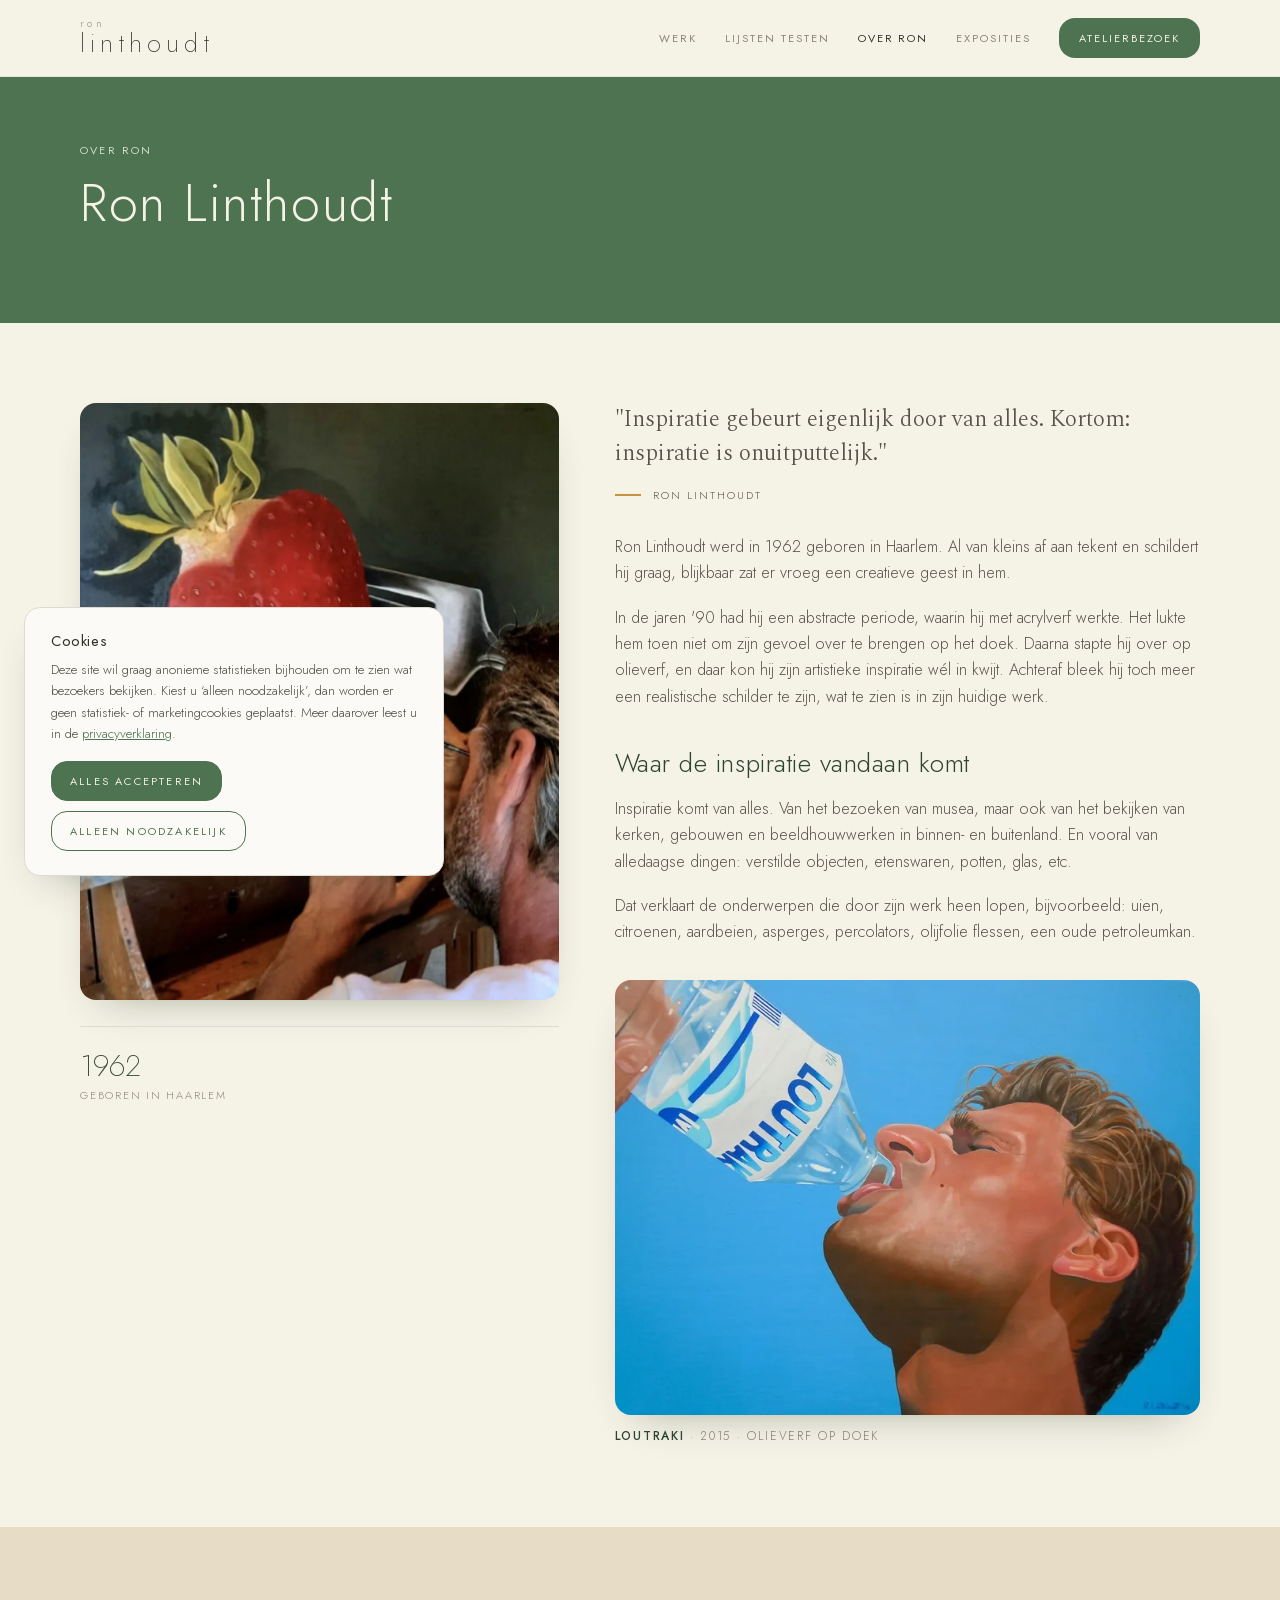
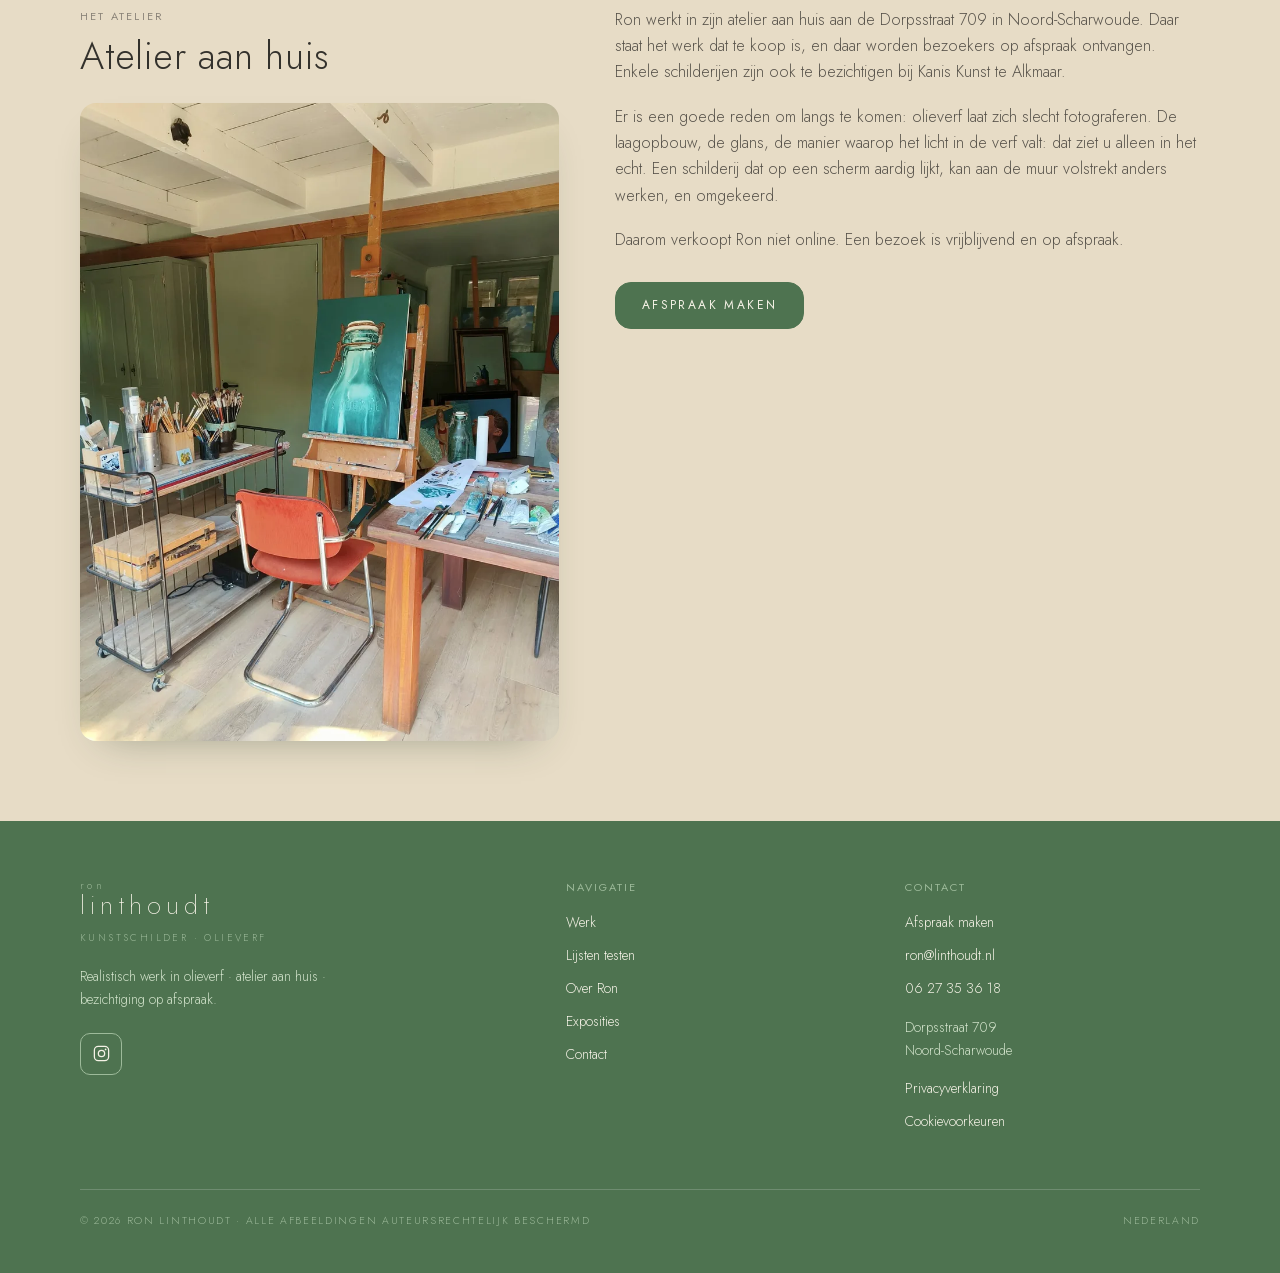
<file: over.html>
<!DOCTYPE html>
<html lang="nl">
<head>
<meta charset="utf-8">
<meta name="viewport" content="width=device-width, initial-scale=1">
<title>Over Ron Linthoudt · kunstschilder</title>
<meta name="description" content="Ron Linthoudt (Haarlem, 1962) is autodidactisch kunstschilder. Van abstract acryl in de jaren '90 naar realistisch werk in olieverf: stillevens van alledaagse dingen.">
<link rel="canonical" href="https://linthoudt.nl/over.html">
<meta property="og:type" content="website">
<meta property="og:locale" content="nl_NL">
<meta property="og:site_name" content="Ron Linthoudt">
<meta property="og:title" content="Over Ron Linthoudt · kunstschilder">
<meta property="og:description" content="Ron Linthoudt (Haarlem, 1962) is autodidactisch kunstschilder. Van abstract acryl in de jaren '90 naar realistisch werk in olieverf: stillevens van alledaagse dingen.">
<meta property="og:url" content="https://linthoudt.nl/over.html">
<meta property="og:image" content="https://linthoudt.nl/img/ron-portret.webp">
<meta name="theme-color" content="#4E7350">
<link rel="icon" href="assets/favicon.svg?v=2" type="image/svg+xml">
<link rel="preload" href="assets/fonts/jost-300-latin.woff2" as="font" type="font/woff2" crossorigin>
<link rel="stylesheet" href="assets/css/stijl.css?v=9">
<script src="assets/js/cookies.js?v=1"></script>

<!-- Google Tag Manager · laadt na cookies.js, zodat Consent Mode al op 'denied' staat -->
<script>(function(w,d,s,l,i){w[l]=w[l]||[];w[l].push({'gtm.start':
new Date().getTime(),event:'gtm.js'});var f=d.getElementsByTagName(s)[0],
j=d.createElement(s),dl=l!='dataLayer'?'&l='+l:'';j.async=true;j.src=
'https://www.googletagmanager.com/gtm.js?id='+i+dl;f.parentNode.insertBefore(j,f);
})(window,document,'script','dataLayer','GTM-5WR4HHRL');</script>
<!-- Einde Google Tag Manager -->
</head>
<body>
<header class="kop">
  <div class="kop-balk">
    <a class="logo" href="index.html">
      <span class="voor">ron</span>
      <span class="achter">linthoudt</span>
    </a>
    <button class="hamburger" aria-label="Menu openen" aria-expanded="false" aria-controls="hoofdmenu">&#9776;</button>
    <nav class="menu" id="hoofdmenu" aria-label="Hoofdmenu">
      <a href="werk.html">Werk</a>
      <a href="lijsten.html">Lijsten testen</a>
      <a href="over.html" aria-current="page">Over Ron</a>
      <a href="exposities.html">Exposities</a>
      <a class="knop-nav" href="contact.html">Atelierbezoek</a>
    </nav>
  </div>
</header>

<main>

  <div class="paginakop">
    <div class="wrap">
      <p class="eyebrow licht">Over Ron</p>
      <h1>Ron Linthoudt</h1>
    </div>
  </div>

  <section class="sectie">
    <div class="wrap twee-koloms">
      <div>
        <div class="foto-kader">
          <img src="img/ron-portret.webp" alt="Ron Linthoudt schildert een aardbei in zijn atelier"
               width="962" height="1200" fetchpriority="high" decoding="async">
        </div>
        <div class="feiten" style="grid-template-columns:1fr">
          <div><b>1962</b><span>Geboren in Haarlem</span></div>
        </div>
      </div>
      <div class="tekst">
        <p class="citaat">"Inspiratie gebeurt eigenlijk door van alles. Kortom: inspiratie is onuitputtelijk."</p>
        <p class="citaat-naam">Ron Linthoudt</p>
        <p>Ron Linthoudt werd in 1962 geboren in Haarlem. Al van kleins af aan tekent en schildert hij graag, blijkbaar zat er vroeg een creatieve geest in hem.</p>
        <p>In de jaren '90 had hij een abstracte periode, waarin hij met acrylverf werkte. Het lukte hem toen niet om zijn gevoel over te brengen op het doek. Daarna stapte hij over op olieverf, en daar kon hij zijn artistieke inspiratie w&eacute;l in kwijt. Achteraf bleek hij toch meer een realistische schilder te zijn, wat te zien is in zijn huidige werk.</p>
        <h2>Waar de inspiratie vandaan komt</h2>
        <p>Inspiratie komt van alles. Van het bezoeken van musea, maar ook van het bekijken van kerken, gebouwen en beeldhouwwerken in binnen- en buitenland. En vooral van alledaagse dingen: verstilde objecten, etenswaren, potten, glas, etc.</p>
        <p>Dat verklaart de onderwerpen die door zijn werk heen lopen, bijvoorbeeld: uien, citroenen, aardbeien, asperges, percolators, olijfolie flessen, een oude petroleumkan.</p>

        <figure class="werk-figuur">
          <div class="foto-kader">
            <img src="img/schilderijen/2015-loutraki.webp"
                 alt="Olieverfschilderij Loutraki: een jongen drinkt met gesloten ogen uit een fles Loutraki-bronwater tegen een strakblauwe lucht"
                 width="740" height="550" loading="lazy" decoding="async">
          </div>
          <figcaption><b>Loutraki</b> &middot; 2015 &middot; olieverf op doek</figcaption>
        </figure>
      </div>
    </div>
  </section>

  <section class="sectie beige">
    <div class="wrap twee-koloms">
      <div>
        <p class="eyebrow">Het atelier</p>
        <h2 style="margin:8px 0 24px">Atelier aan huis</h2>
        <div class="foto-kader">
          <img src="img/atelier-ezel.webp" alt="Schildersezel in het atelier met een schilderij van een groene weckfles in wording"
               width="825" height="1100" loading="lazy" decoding="async">
        </div>
      </div>
      <div class="tekst">
        <p>Ron werkt in zijn atelier aan huis aan de Dorpsstraat 709 in Noord-Scharwoude. Daar staat het werk dat te koop is, en daar worden bezoekers op afspraak ontvangen. Enkele schilderijen zijn ook te bezichtigen bij Kanis Kunst te Alkmaar.</p>
        <p>Er is een goede reden om langs te komen: olieverf laat zich slecht fotograferen. De laagopbouw, de glans, de manier waarop het licht in de verf valt: dat ziet u alleen in het echt. Een schilderij dat op een scherm aardig lijkt, kan aan de muur volstrekt anders werken, en omgekeerd.</p>
        <p>Daarom verkoopt Ron niet online. Een bezoek is vrijblijvend en op afspraak.</p>
        <p style="margin-top:28px"><a class="knop vol" href="contact.html">Afspraak maken</a></p>
      </div>
    </div>
  </section>

</main>

<footer class="voet">
  <div class="wrap">
    <div class="voet-kolommen">
      <div>
        <span class="logo">
          <span class="voor">ron</span>
          <span class="achter">linthoudt</span>
        </span>
        <span class="onder">Kunstschilder · Olieverf</span>
        <p class="zacht">Realistisch werk in olieverf · atelier aan huis · bezichtiging op afspraak.</p>
        <div class="sociaal">
          <a href="https://www.instagram.com/ron_linthoudt_atelierrrell/" target="_blank" rel="noopener" aria-label="Ron Linthoudt op Instagram" title="Volg Ron op Instagram">
            <svg viewBox="0 0 24 24" fill="none" stroke="currentColor" stroke-width="1.6" aria-hidden="true"><rect x="3" y="3" width="18" height="18" rx="5"/><circle cx="12" cy="12" r="4"/><circle cx="17.2" cy="6.8" r="1.1" fill="currentColor" stroke="none"/></svg>
          </a>
        </div>
      </div>
      <div>
        <h2>Navigatie</h2>
        <a href="werk.html">Werk</a>
        <a href="lijsten.html">Lijsten testen</a>
        <a href="over.html">Over Ron</a>
        <a href="exposities.html">Exposities</a>
        <a href="contact.html">Contact</a>
      </div>
      <div>
        <h2>Contact</h2>
        <a href="contact.html">Afspraak maken</a>
        <a href="mailto:ron@linthoudt.nl">ron@linthoudt.nl</a>
        <a href="tel:+31627353618">06 27 35 36 18</a>
        <span class="adres">Dorpsstraat 709<br>Noord-Scharwoude</span>
        <a href="privacy.html">Privacyverklaring</a>
        <button type="button" class="cookie-voorkeuren">Cookievoorkeuren</button>
      </div>
    </div>
    <p class="onderaan">
      <span>© 2026 Ron Linthoudt · alle afbeeldingen auteursrechtelijk beschermd</span>
      <span>Nederland</span>
    </p>
  </div>
</footer>

<script src="assets/js/site.js?v=6"></script>
</body>
</html>
</file>
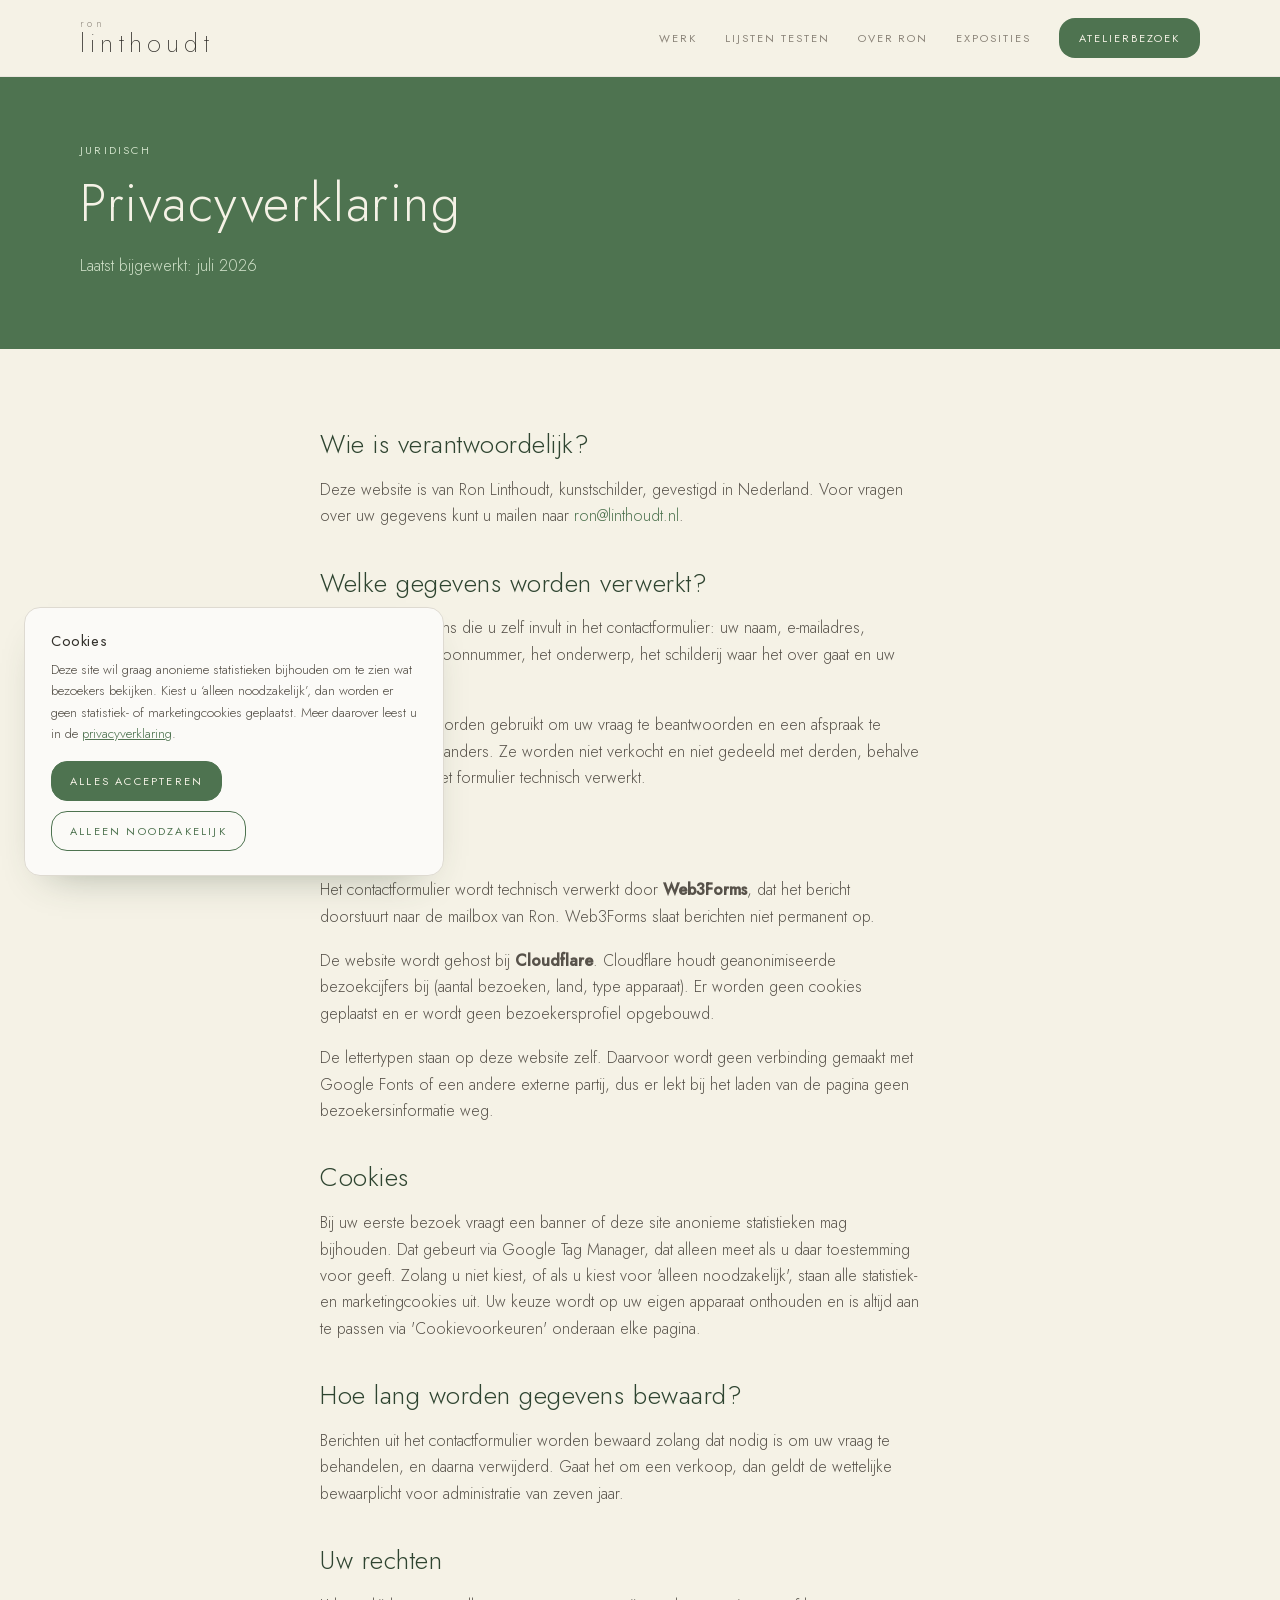
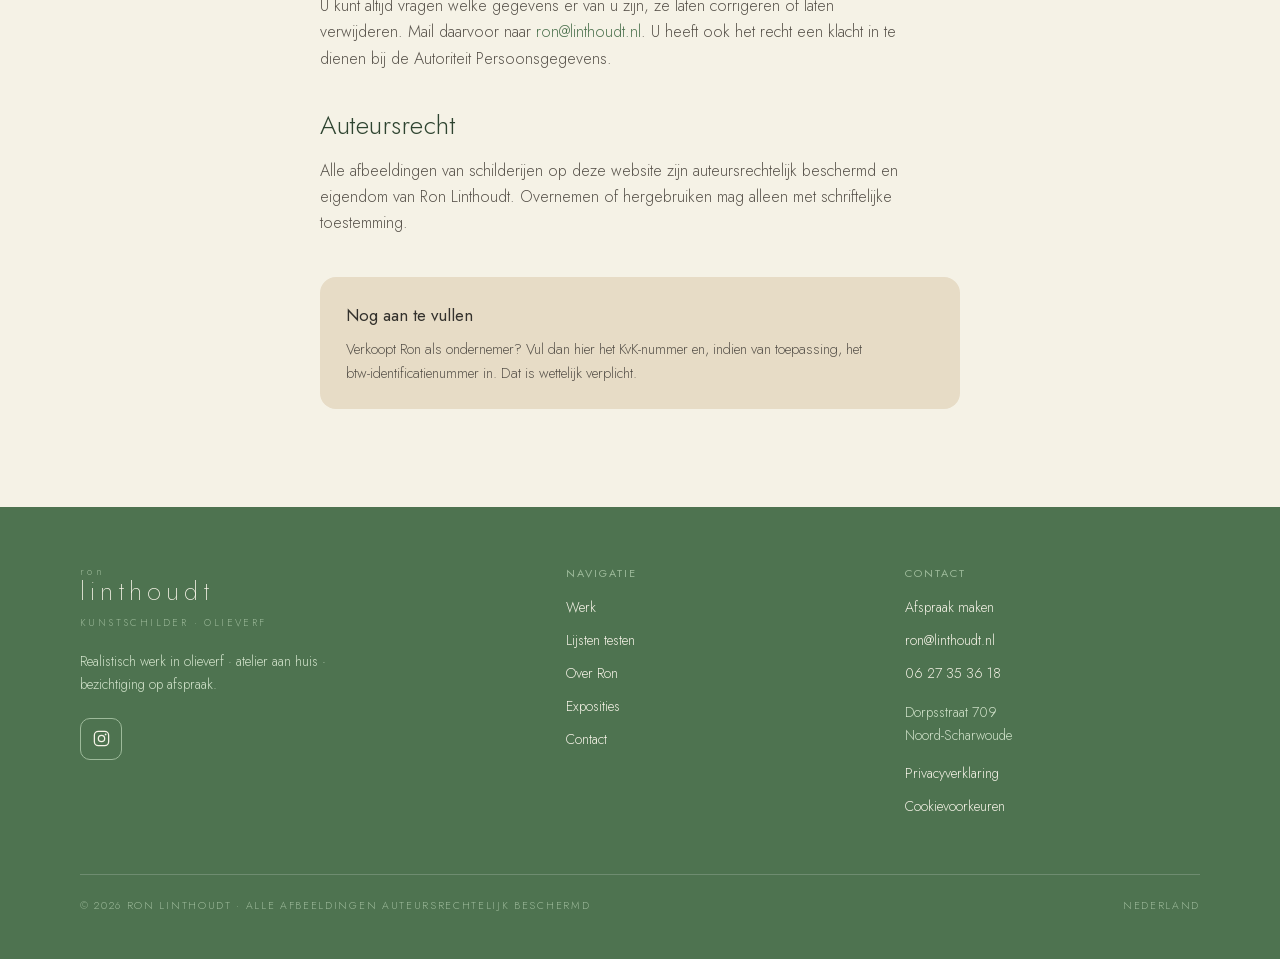
<file: privacy.html>
<!DOCTYPE html>
<html lang="nl">
<head>
<meta charset="utf-8">
<meta name="viewport" content="width=device-width, initial-scale=1">
<title>Privacyverklaring · Ron Linthoudt</title>
<meta name="description" content="Privacyverklaring van linthoudt.nl: welke gegevens worden verwerkt via het contactformulier, waarvoor en hoe lang.">
<link rel="canonical" href="https://linthoudt.nl/privacy.html">
<meta property="og:type" content="website">
<meta property="og:locale" content="nl_NL">
<meta property="og:site_name" content="Ron Linthoudt">
<meta property="og:title" content="Privacyverklaring · Ron Linthoudt">
<meta property="og:description" content="Privacyverklaring van linthoudt.nl: welke gegevens worden verwerkt via het contactformulier, waarvoor en hoe lang.">
<meta property="og:url" content="https://linthoudt.nl/privacy.html">
<meta property="og:image" content="https://linthoudt.nl/img/ron-atelier.webp">
<meta name="theme-color" content="#4E7350">
<link rel="icon" href="assets/favicon.svg?v=2" type="image/svg+xml">
<link rel="preload" href="assets/fonts/jost-300-latin.woff2" as="font" type="font/woff2" crossorigin>
<link rel="stylesheet" href="assets/css/stijl.css?v=9">
<script src="assets/js/cookies.js?v=1"></script>

<!-- Google Tag Manager · laadt na cookies.js, zodat Consent Mode al op 'denied' staat -->
<script>(function(w,d,s,l,i){w[l]=w[l]||[];w[l].push({'gtm.start':
new Date().getTime(),event:'gtm.js'});var f=d.getElementsByTagName(s)[0],
j=d.createElement(s),dl=l!='dataLayer'?'&l='+l:'';j.async=true;j.src=
'https://www.googletagmanager.com/gtm.js?id='+i+dl;f.parentNode.insertBefore(j,f);
})(window,document,'script','dataLayer','GTM-5WR4HHRL');</script>
<!-- Einde Google Tag Manager -->
</head>
<body>
<header class="kop">
  <div class="kop-balk">
    <a class="logo" href="index.html">
      <span class="voor">ron</span>
      <span class="achter">linthoudt</span>
    </a>
    <button class="hamburger" aria-label="Menu openen" aria-expanded="false" aria-controls="hoofdmenu">&#9776;</button>
    <nav class="menu" id="hoofdmenu" aria-label="Hoofdmenu">
      <a href="werk.html">Werk</a>
      <a href="lijsten.html">Lijsten testen</a>
      <a href="over.html">Over Ron</a>
      <a href="exposities.html">Exposities</a>
      <a class="knop-nav" href="contact.html">Atelierbezoek</a>
    </nav>
  </div>
</header>

<main>

  <div class="paginakop">
    <div class="wrap">
      <p class="eyebrow licht">Juridisch</p>
      <h1>Privacyverklaring</h1>
      <p>Laatst bijgewerkt: juli 2026</p>
    </div>
  </div>

  <section class="sectie">
    <div class="wrap tekst" style="max-width:720px">
      <h2 style="margin-top:0">Wie is verantwoordelijk?</h2>
      <p>Deze website is van Ron Linthoudt, kunstschilder, gevestigd in Nederland. Voor vragen over uw gegevens kunt u mailen naar <a href="mailto:ron@linthoudt.nl">ron@linthoudt.nl</a>.</p>

      <h2>Welke gegevens worden verwerkt?</h2>
      <p>Alleen de gegevens die u zelf invult in het contactformulier: uw naam, e-mailadres, eventueel uw telefoonnummer, het onderwerp, het schilderij waar het over gaat en uw bericht.</p>
      <p>Deze gegevens worden gebruikt om uw vraag te beantwoorden en een afspraak te maken, voor niets anders. Ze worden niet verkocht en niet gedeeld met derden, behalve met de partij die het formulier technisch verwerkt.</p>

      <h2>Verwerkers</h2>
      <p>Het contactformulier wordt technisch verwerkt door <strong>Web3Forms</strong>, dat het bericht doorstuurt naar de mailbox van Ron. Web3Forms slaat berichten niet permanent op.</p>
      <p>De website wordt gehost bij <strong>Cloudflare</strong>. Cloudflare houdt geanonimiseerde bezoekcijfers bij (aantal bezoeken, land, type apparaat). Er worden geen cookies geplaatst en er wordt geen bezoekersprofiel opgebouwd.</p>
      <p>De lettertypen staan op deze website zelf. Daarvoor wordt geen verbinding gemaakt met Google Fonts of een andere externe partij, dus er lekt bij het laden van de pagina geen bezoekersinformatie weg.</p>

      <h2>Cookies</h2>
      <p>Bij uw eerste bezoek vraagt een banner of deze site anonieme statistieken mag bijhouden. Dat gebeurt via Google Tag Manager, dat alleen meet als u daar toestemming voor geeft. Zolang u niet kiest, of als u kiest voor 'alleen noodzakelijk', staan alle statistiek- en marketingcookies uit. Uw keuze wordt op uw eigen apparaat onthouden en is altijd aan te passen via 'Cookievoorkeuren' onderaan elke pagina.</p>

      <h2>Hoe lang worden gegevens bewaard?</h2>
      <p>Berichten uit het contactformulier worden bewaard zolang dat nodig is om uw vraag te behandelen, en daarna verwijderd. Gaat het om een verkoop, dan geldt de wettelijke bewaarplicht voor administratie van zeven jaar.</p>

      <h2>Uw rechten</h2>
      <p>U kunt altijd vragen welke gegevens er van u zijn, ze laten corrigeren of laten verwijderen. Mail daarvoor naar <a href="mailto:ron@linthoudt.nl">ron@linthoudt.nl</a>. U heeft ook het recht een klacht in te dienen bij de Autoriteit Persoonsgegevens.</p>

      <h2>Auteursrecht</h2>
      <p>Alle afbeeldingen van schilderijen op deze website zijn auteursrechtelijk beschermd en eigendom van Ron Linthoudt. Overnemen of hergebruiken mag alleen met schriftelijke toestemming.</p>

      <div class="blokje" style="margin-top:40px">
        <b>Nog aan te vullen</b>
        <p>Verkoopt Ron als ondernemer? Vul dan hier het KvK-nummer en, indien van toepassing, het btw-identificatienummer in. Dat is wettelijk verplicht.</p>
      </div>
    </div>
  </section>

</main>

<footer class="voet">
  <div class="wrap">
    <div class="voet-kolommen">
      <div>
        <span class="logo">
          <span class="voor">ron</span>
          <span class="achter">linthoudt</span>
        </span>
        <span class="onder">Kunstschilder · Olieverf</span>
        <p class="zacht">Realistisch werk in olieverf · atelier aan huis · bezichtiging op afspraak.</p>
        <div class="sociaal">
          <a href="https://www.instagram.com/ron_linthoudt_atelierrrell/" target="_blank" rel="noopener" aria-label="Ron Linthoudt op Instagram" title="Volg Ron op Instagram">
            <svg viewBox="0 0 24 24" fill="none" stroke="currentColor" stroke-width="1.6" aria-hidden="true"><rect x="3" y="3" width="18" height="18" rx="5"/><circle cx="12" cy="12" r="4"/><circle cx="17.2" cy="6.8" r="1.1" fill="currentColor" stroke="none"/></svg>
          </a>
        </div>
      </div>
      <div>
        <h2>Navigatie</h2>
        <a href="werk.html">Werk</a>
        <a href="lijsten.html">Lijsten testen</a>
        <a href="over.html">Over Ron</a>
        <a href="exposities.html">Exposities</a>
        <a href="contact.html">Contact</a>
      </div>
      <div>
        <h2>Contact</h2>
        <a href="contact.html">Afspraak maken</a>
        <a href="mailto:ron@linthoudt.nl">ron@linthoudt.nl</a>
        <a href="tel:+31627353618">06 27 35 36 18</a>
        <span class="adres">Dorpsstraat 709<br>Noord-Scharwoude</span>
        <a href="privacy.html">Privacyverklaring</a>
        <button type="button" class="cookie-voorkeuren">Cookievoorkeuren</button>
      </div>
    </div>
    <p class="onderaan">
      <span>© 2026 Ron Linthoudt · alle afbeeldingen auteursrechtelijk beschermd</span>
      <span>Nederland</span>
    </p>
  </div>
</footer>

<script src="assets/js/site.js?v=6"></script>
</body>
</html>
</file>
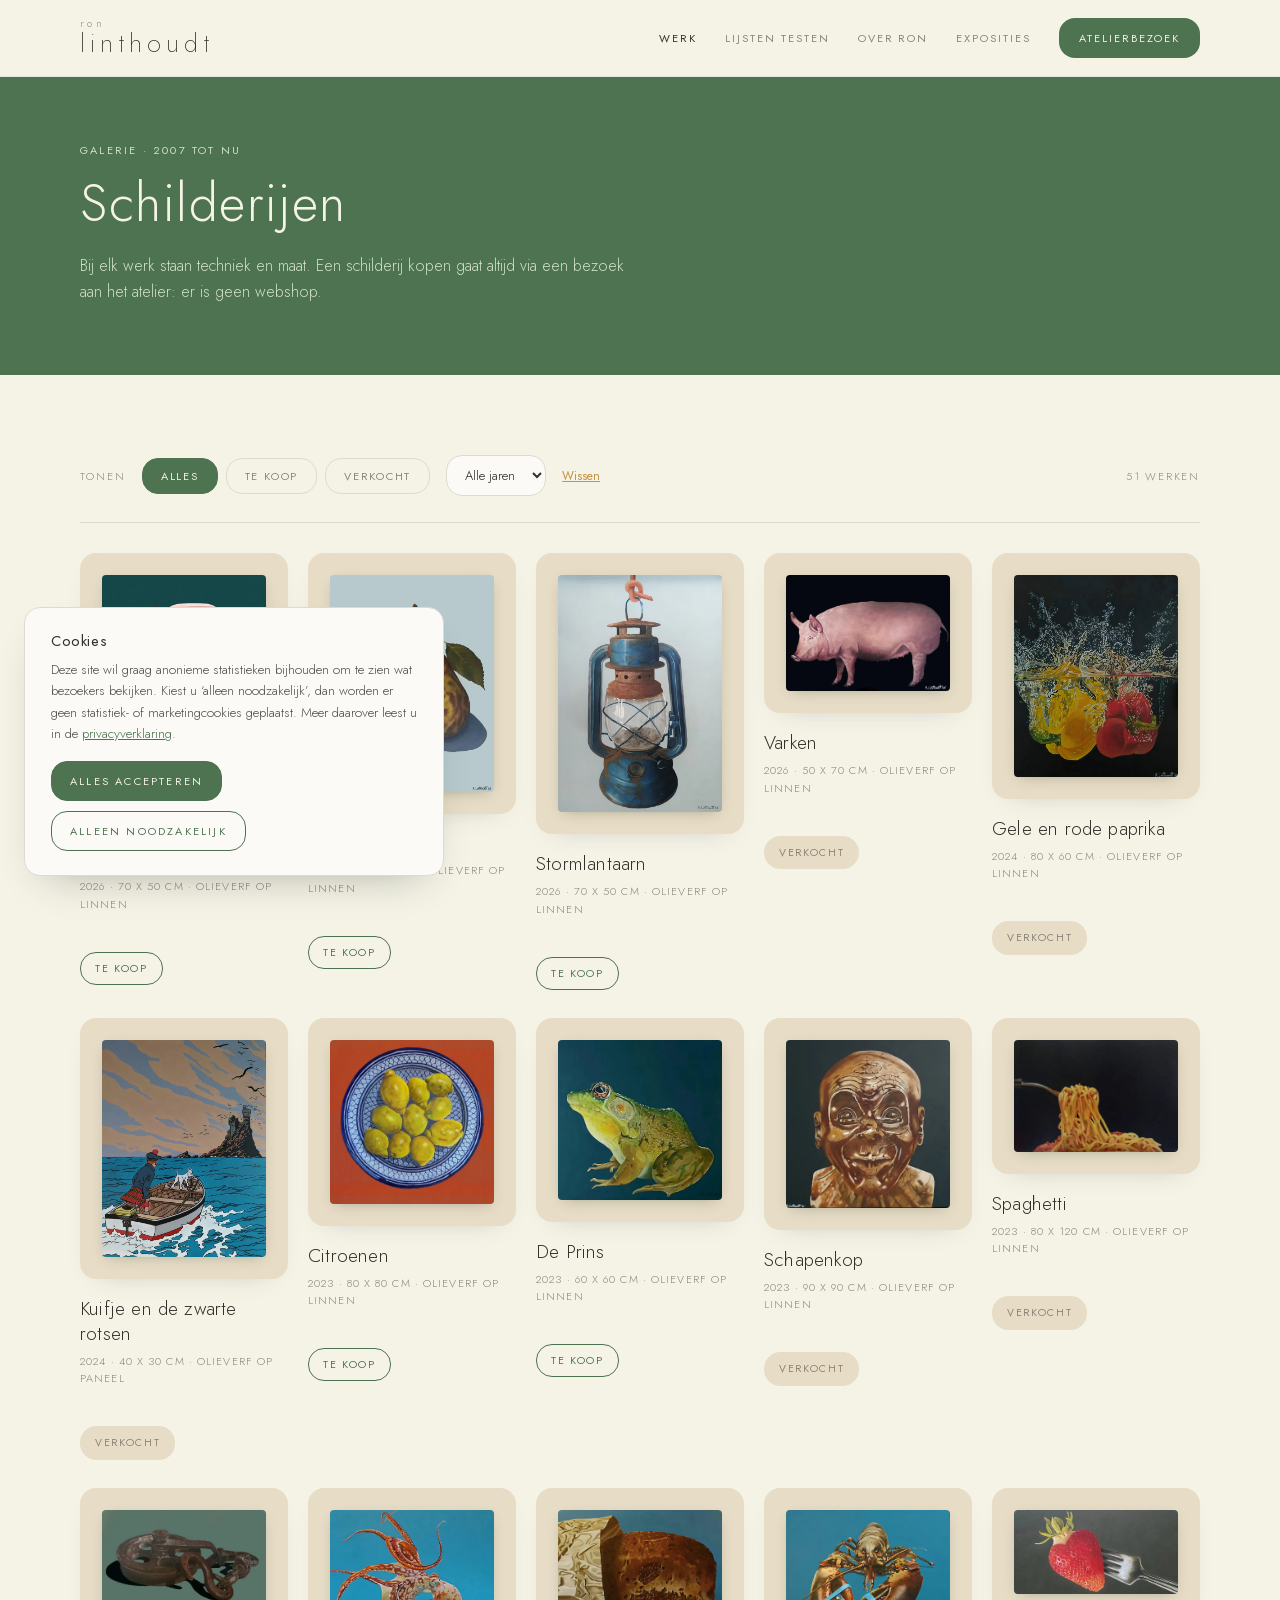
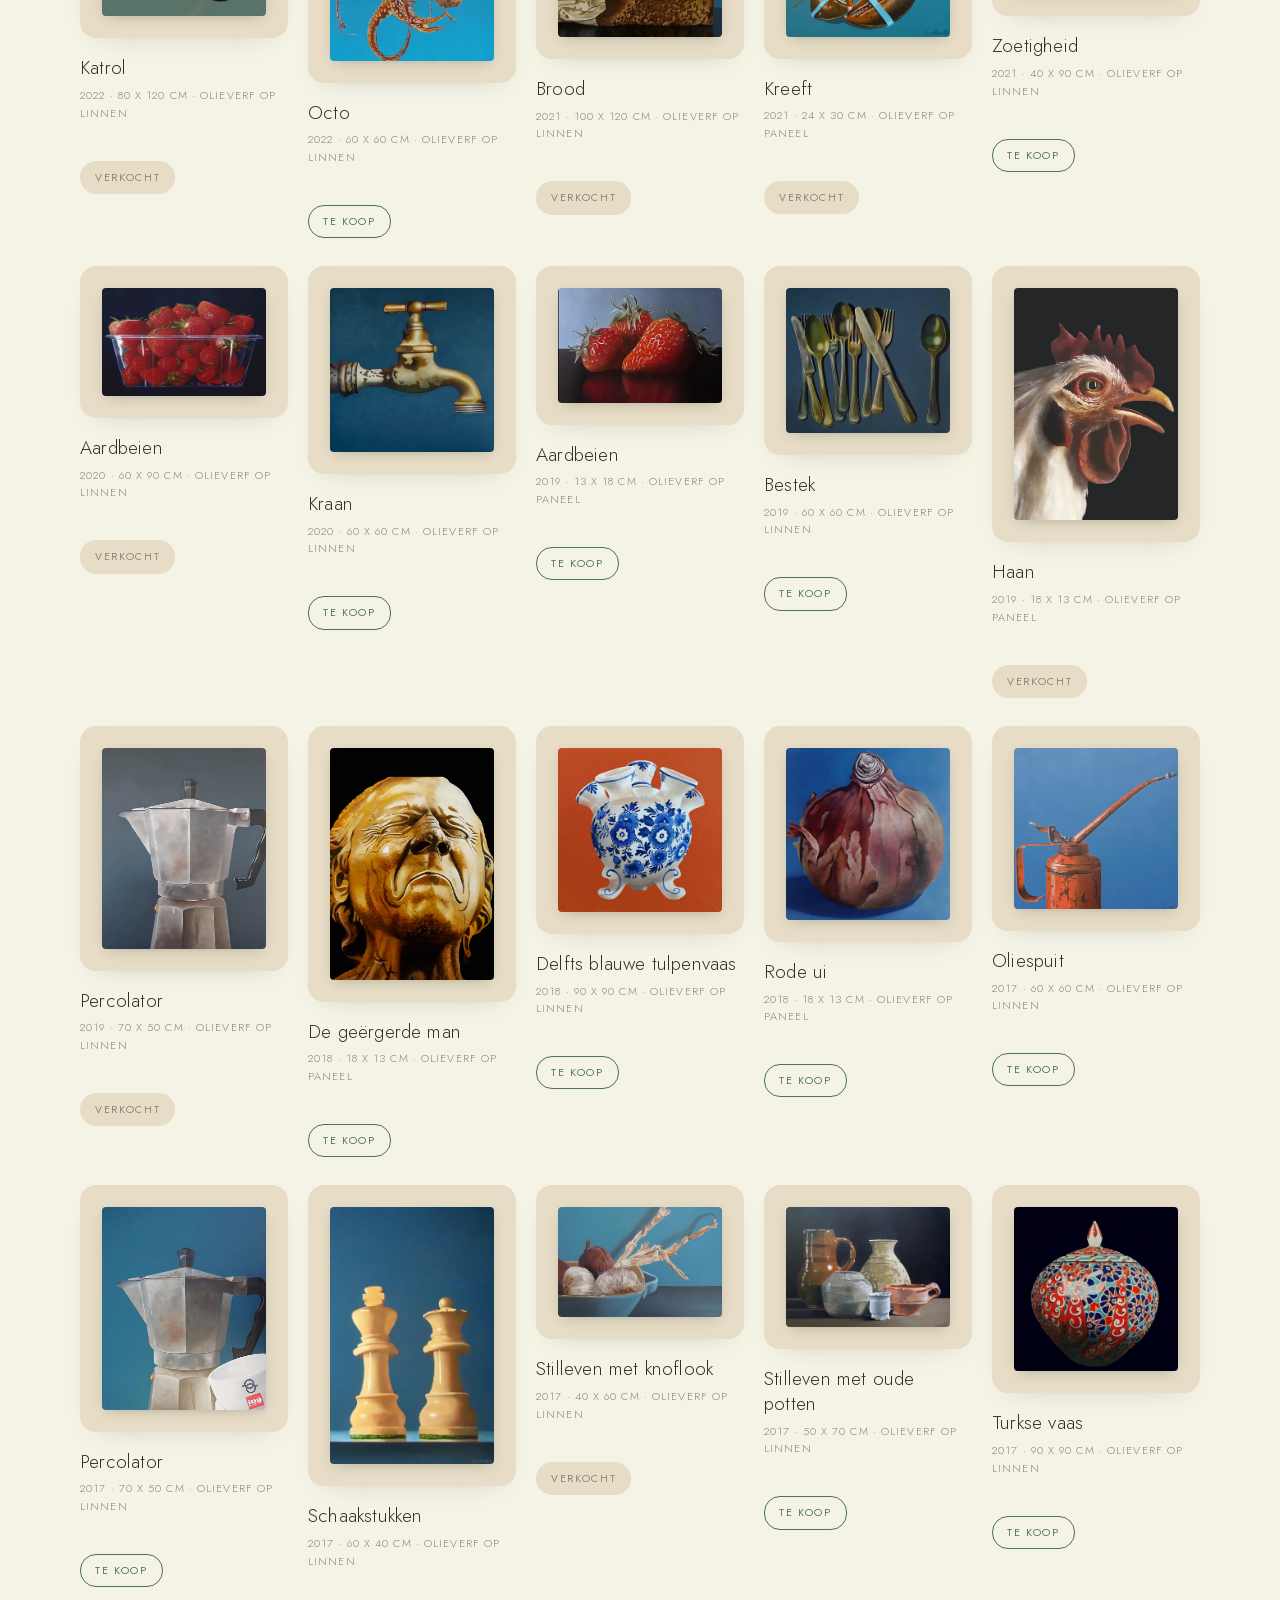
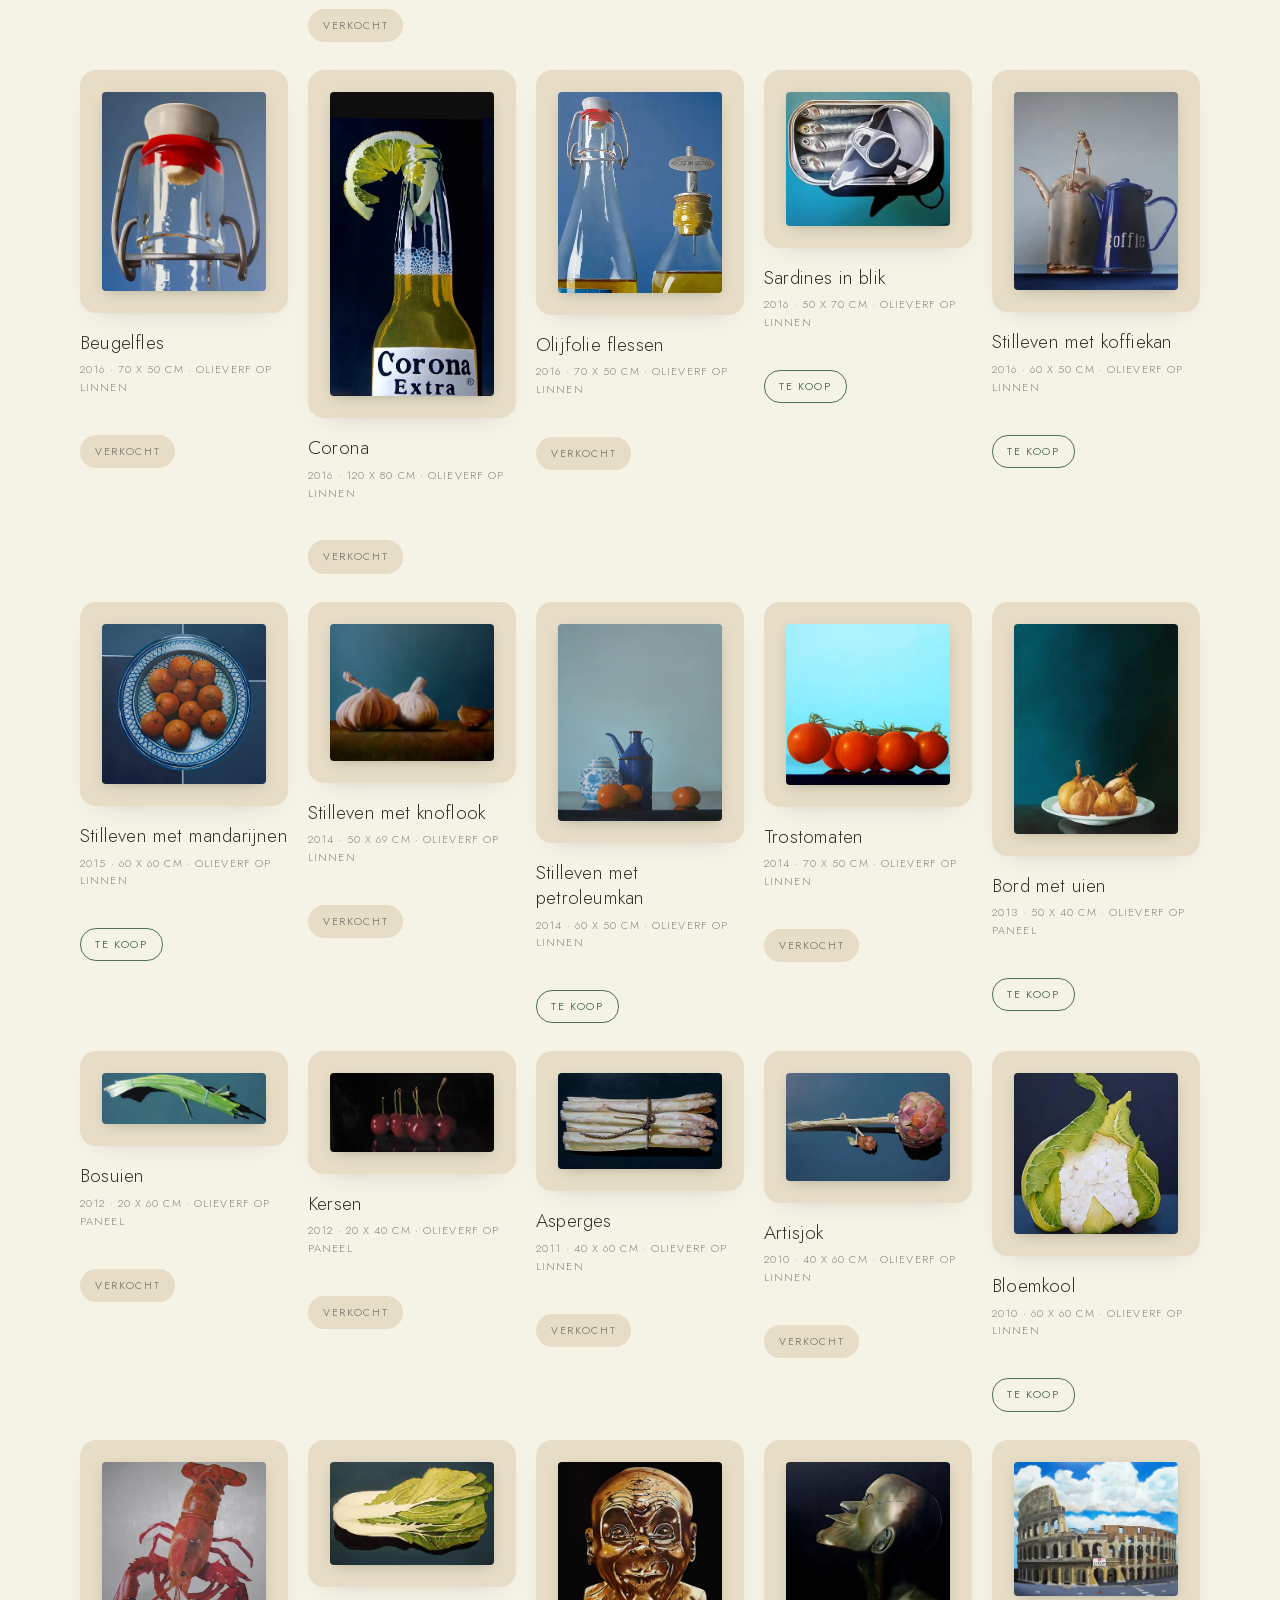
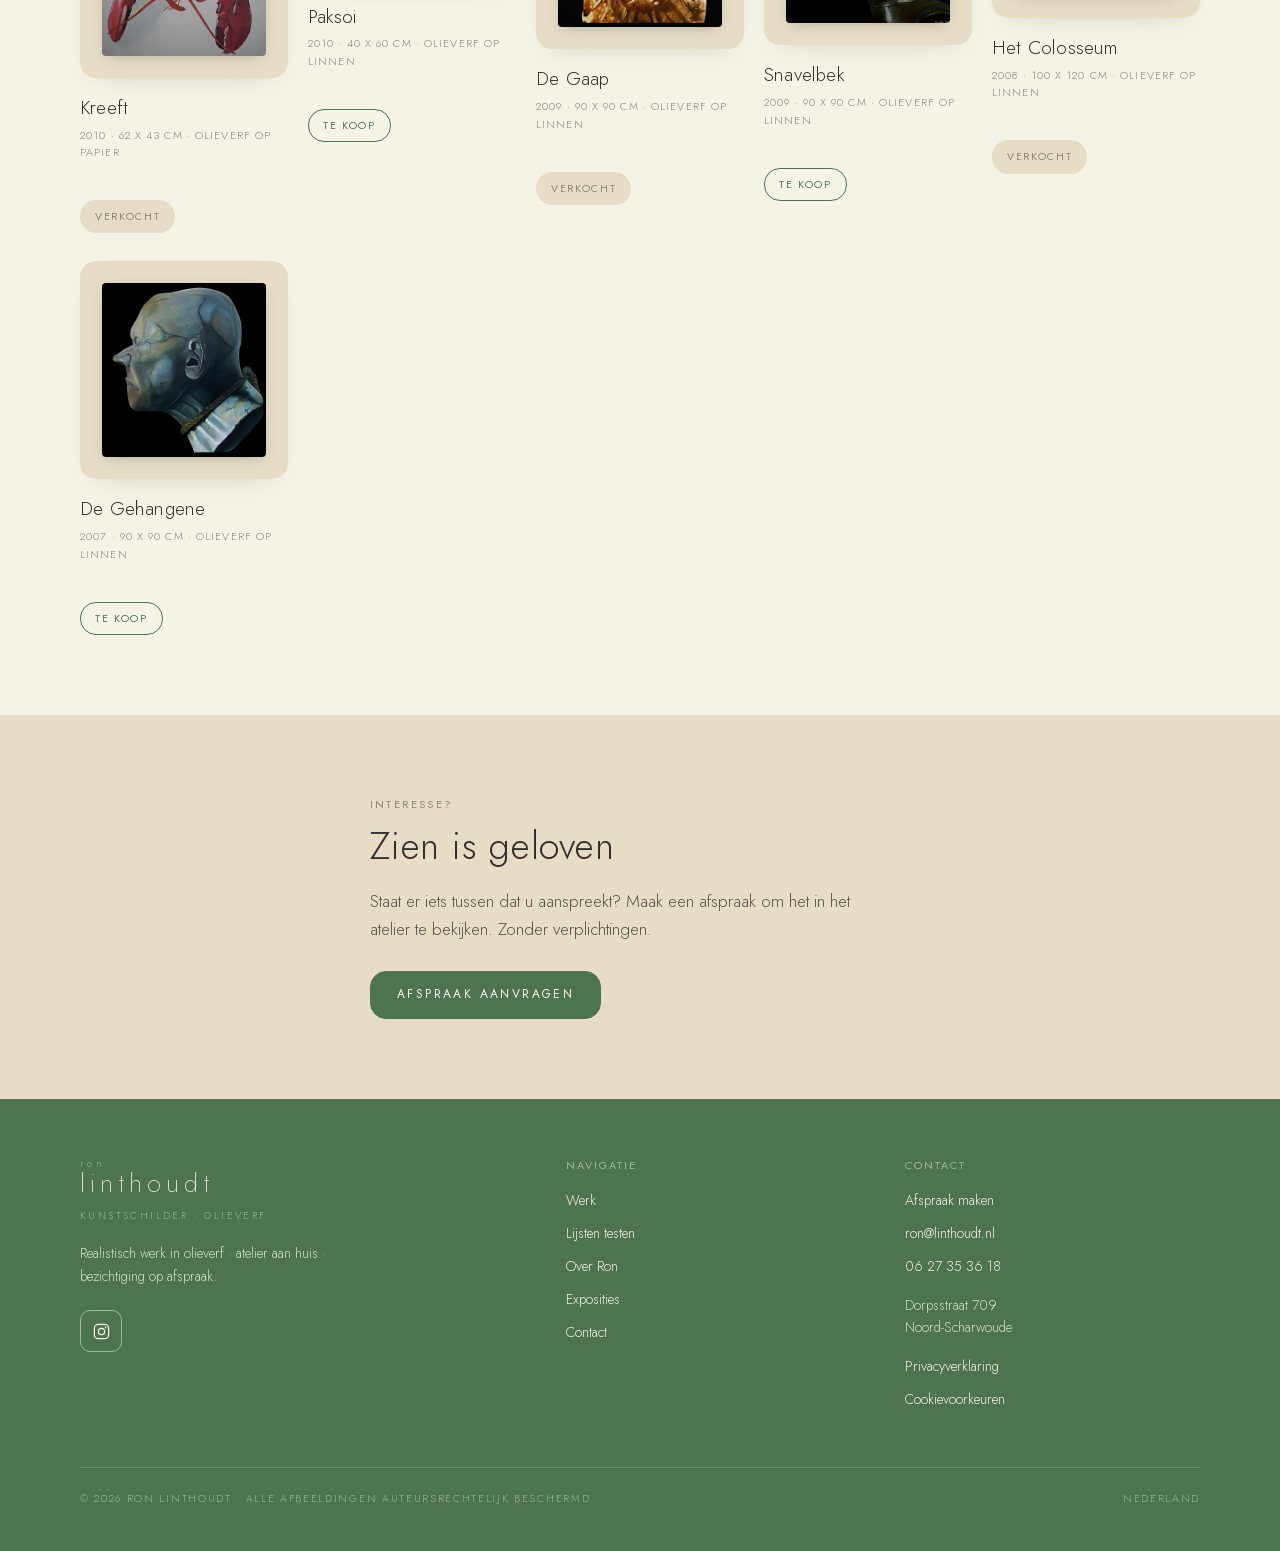
<file: werk.html>
<!DOCTYPE html>
<html lang="nl">
<head>
<meta charset="utf-8">
<meta name="viewport" content="width=device-width, initial-scale=1">
<title>Schilderijen · Ron Linthoudt</title>
<meta name="description" content="Overzicht van 71 schilderijen van Ron Linthoudt: stillevens, landschappen en overig werk in olieverf, van 2007 tot nu. Met afmetingen, techniek en beschikbaarheid.">
<link rel="canonical" href="https://linthoudt.nl/werk.html">
<meta property="og:type" content="website">
<meta property="og:locale" content="nl_NL">
<meta property="og:site_name" content="Ron Linthoudt">
<meta property="og:title" content="Schilderijen · Ron Linthoudt">
<meta property="og:description" content="Overzicht van 71 schilderijen van Ron Linthoudt: stillevens, landschappen en overig werk in olieverf, van 2007 tot nu. Met afmetingen, techniek en beschikbaarheid.">
<meta property="og:url" content="https://linthoudt.nl/werk.html">
<meta property="og:image" content="https://linthoudt.nl/img/schilderijen/2016-corona.webp">
<meta name="twitter:card" content="summary_large_image">
<meta name="theme-color" content="#4E7350">
<link rel="icon" href="assets/favicon.svg?v=2" type="image/svg+xml">
<link rel="preload" href="assets/fonts/jost-300-latin.woff2" as="font" type="font/woff2" crossorigin>
<link rel="stylesheet" href="assets/css/stijl.css?v=9">
<script src="assets/js/cookies.js?v=1"></script>

<!-- Google Tag Manager · laadt na cookies.js, zodat Consent Mode al op 'denied' staat -->
<script>(function(w,d,s,l,i){w[l]=w[l]||[];w[l].push({'gtm.start':
new Date().getTime(),event:'gtm.js'});var f=d.getElementsByTagName(s)[0],
j=d.createElement(s),dl=l!='dataLayer'?'&l='+l:'';j.async=true;j.src=
'https://www.googletagmanager.com/gtm.js?id='+i+dl;f.parentNode.insertBefore(j,f);
})(window,document,'script','dataLayer','GTM-5WR4HHRL');</script>
<!-- Einde Google Tag Manager -->
</head>
<body>
<header class="kop">
  <div class="kop-balk">
    <a class="logo" href="index.html">
      <span class="voor">ron</span>
      <span class="achter">linthoudt</span>
    </a>
    <button class="hamburger" aria-label="Menu openen" aria-expanded="false" aria-controls="hoofdmenu">&#9776;</button>
    <nav class="menu" id="hoofdmenu" aria-label="Hoofdmenu">
      <a href="werk.html" aria-current="page">Werk</a>
      <a href="lijsten.html">Lijsten testen</a>
      <a href="over.html">Over Ron</a>
      <a href="exposities.html">Exposities</a>
      <a class="knop-nav" href="contact.html">Atelierbezoek</a>
    </nav>
  </div>
</header>

<main>

  <div class="paginakop">
    <div class="wrap">
      <p class="eyebrow licht">Galerie · 2007 tot nu</p>
      <h1>Schilderijen</h1>
      <p>Bij elk werk staan techniek en maat. Een schilderij kopen gaat altijd via een bezoek aan het atelier: er is geen webshop.</p>
    </div>
  </div>

  <section class="sectie">
    <div class="wrap">
      <div class="filters">
        <span class="label">Tonen</span>
        <div class="filtergroep" id="statussen" role="group" aria-label="Filter op beschikbaarheid">
          <button type="button" data-status="Alles" aria-pressed="true">Alles</button>
          <button type="button" data-status="te koop" aria-pressed="false">Te koop</button>
          <button type="button" data-status="verkocht" aria-pressed="false">Verkocht</button>
        </div>
        <label for="jaar" class="visueel-verborgen">Filter op jaar</label>
        <select id="jaar"><option value="alle">Alle jaren</option></select>
        <button type="button" class="wis" id="wis">Wissen</button>
        <span class="teller" id="teller" aria-live="polite"></span>
      </div>
      <ul class="galerie vijf" id="galerie"></ul>
    </div>
  </section>

  <section class="sectie beige">
    <div class="wrap" style="max-width:620px">
      <p class="eyebrow">Interesse?</p>
      <h2 style="margin:10px 0 18px">Zien is geloven</h2>
      <p class="lood" style="margin-bottom:28px">Staat er iets tussen dat u aanspreekt? Maak een afspraak om het in het atelier te bekijken. Zonder verplichtingen.</p>
      <a class="knop vol" href="contact.html">Afspraak aanvragen</a>
    </div>
  </section>

</main>

<footer class="voet">
  <div class="wrap">
    <div class="voet-kolommen">
      <div>
        <span class="logo">
          <span class="voor">ron</span>
          <span class="achter">linthoudt</span>
        </span>
        <span class="onder">Kunstschilder · Olieverf</span>
        <p class="zacht">Realistisch werk in olieverf · atelier aan huis · bezichtiging op afspraak.</p>
        <div class="sociaal">
          <a href="https://www.instagram.com/ron_linthoudt_atelierrrell/" target="_blank" rel="noopener" aria-label="Ron Linthoudt op Instagram" title="Volg Ron op Instagram">
            <svg viewBox="0 0 24 24" fill="none" stroke="currentColor" stroke-width="1.6" aria-hidden="true"><rect x="3" y="3" width="18" height="18" rx="5"/><circle cx="12" cy="12" r="4"/><circle cx="17.2" cy="6.8" r="1.1" fill="currentColor" stroke="none"/></svg>
          </a>
        </div>
      </div>
      <div>
        <h2>Navigatie</h2>
        <a href="werk.html">Werk</a>
        <a href="lijsten.html">Lijsten testen</a>
        <a href="over.html">Over Ron</a>
        <a href="exposities.html">Exposities</a>
        <a href="contact.html">Contact</a>
      </div>
      <div>
        <h2>Contact</h2>
        <a href="contact.html">Afspraak maken</a>
        <a href="mailto:ron@linthoudt.nl">ron@linthoudt.nl</a>
        <a href="tel:+31627353618">06 27 35 36 18</a>
        <span class="adres">Dorpsstraat 709<br>Noord-Scharwoude</span>
        <a href="privacy.html">Privacyverklaring</a>
        <button type="button" class="cookie-voorkeuren">Cookievoorkeuren</button>
      </div>
    </div>
    <p class="onderaan">
      <span>© 2026 Ron Linthoudt · alle afbeeldingen auteursrechtelijk beschermd</span>
      <span>Nederland</span>
    </p>
  </div>
</footer>

<div class="detail" id="detail" role="dialog" aria-modal="true" aria-label="Schilderij in detail" aria-hidden="true">
  <button class="sluit" type="button" aria-label="Sluiten">&times;</button>
  <button class="blader vorige" type="button" aria-label="Vorige">&#8249;</button>
  <button class="blader volgende" type="button" aria-label="Volgende">&#8250;</button>
  <div class="detail-binnen"></div>
</div>

<script src="data/schilderijen.js?v=3"></script>
<script src="assets/js/site.js?v=6"></script>
</body>
</html>
</file>
<file: assets/css/stijl.css>
/* ==========================================================================
   Ron Linthoudt · huisstijl
   Overgenomen uit het design system "Ron Linthoudt" (Claude Design).
   Wil je iets aanpassen? Verander een waarde hieronder; de hele site volgt.
   ========================================================================== */

/* Lettertypen staan in assets/fonts/, geen externe verbinding nodig.
   Jost en Spectral, SIL Open Font License. */
@font-face{font-family:'Jost';font-style:normal;font-weight:200;font-display:swap;src:url('../fonts/jost-200-latin-ext.woff2') format('woff2');unicode-range:U+0100-02BA, U+02BD-02C5, U+02C7-02CC, U+02CE-02D7, U+02DD-02FF, U+0304, U+0308, U+0329, U+1D00-1DBF, U+1E00-1E9F, U+1EF2-1EFF, U+2020, U+20A0-20AB, U+20AD-20C0, U+2113, U+2C60-2C7F, U+A720-A7FF;}
@font-face{font-family:'Jost';font-style:normal;font-weight:200;font-display:swap;src:url('../fonts/jost-200-latin.woff2') format('woff2');unicode-range:U+0000-00FF, U+0131, U+0152-0153, U+02BB-02BC, U+02C6, U+02DA, U+02DC, U+0304, U+0308, U+0329, U+2000-206F, U+20AC, U+2122, U+2191, U+2193, U+2212, U+2215, U+FEFF, U+FFFD;}
@font-face{font-family:'Jost';font-style:normal;font-weight:300;font-display:swap;src:url('../fonts/jost-300-latin-ext.woff2') format('woff2');unicode-range:U+0100-02BA, U+02BD-02C5, U+02C7-02CC, U+02CE-02D7, U+02DD-02FF, U+0304, U+0308, U+0329, U+1D00-1DBF, U+1E00-1E9F, U+1EF2-1EFF, U+2020, U+20A0-20AB, U+20AD-20C0, U+2113, U+2C60-2C7F, U+A720-A7FF;}
@font-face{font-family:'Jost';font-style:normal;font-weight:300;font-display:swap;src:url('../fonts/jost-300-latin.woff2') format('woff2');unicode-range:U+0000-00FF, U+0131, U+0152-0153, U+02BB-02BC, U+02C6, U+02DA, U+02DC, U+0304, U+0308, U+0329, U+2000-206F, U+20AC, U+2122, U+2191, U+2193, U+2212, U+2215, U+FEFF, U+FFFD;}
@font-face{font-family:'Jost';font-style:normal;font-weight:400;font-display:swap;src:url('../fonts/jost-400-latin-ext.woff2') format('woff2');unicode-range:U+0100-02BA, U+02BD-02C5, U+02C7-02CC, U+02CE-02D7, U+02DD-02FF, U+0304, U+0308, U+0329, U+1D00-1DBF, U+1E00-1E9F, U+1EF2-1EFF, U+2020, U+20A0-20AB, U+20AD-20C0, U+2113, U+2C60-2C7F, U+A720-A7FF;}
@font-face{font-family:'Jost';font-style:normal;font-weight:400;font-display:swap;src:url('../fonts/jost-400-latin.woff2') format('woff2');unicode-range:U+0000-00FF, U+0131, U+0152-0153, U+02BB-02BC, U+02C6, U+02DA, U+02DC, U+0304, U+0308, U+0329, U+2000-206F, U+20AC, U+2122, U+2191, U+2193, U+2212, U+2215, U+FEFF, U+FFFD;}
@font-face{font-family:'Jost';font-style:normal;font-weight:500;font-display:swap;src:url('../fonts/jost-500-latin-ext.woff2') format('woff2');unicode-range:U+0100-02BA, U+02BD-02C5, U+02C7-02CC, U+02CE-02D7, U+02DD-02FF, U+0304, U+0308, U+0329, U+1D00-1DBF, U+1E00-1E9F, U+1EF2-1EFF, U+2020, U+20A0-20AB, U+20AD-20C0, U+2113, U+2C60-2C7F, U+A720-A7FF;}
@font-face{font-family:'Jost';font-style:normal;font-weight:500;font-display:swap;src:url('../fonts/jost-500-latin.woff2') format('woff2');unicode-range:U+0000-00FF, U+0131, U+0152-0153, U+02BB-02BC, U+02C6, U+02DA, U+02DC, U+0304, U+0308, U+0329, U+2000-206F, U+20AC, U+2122, U+2191, U+2193, U+2212, U+2215, U+FEFF, U+FFFD;}
@font-face{font-family:'Spectral';font-style:italic;font-weight:300;font-display:swap;src:url('../fonts/spectral-300-italic-latin-ext.woff2') format('woff2');unicode-range:U+0100-02BA, U+02BD-02C5, U+02C7-02CC, U+02CE-02D7, U+02DD-02FF, U+0304, U+0308, U+0329, U+1D00-1DBF, U+1E00-1E9F, U+1EF2-1EFF, U+2020, U+20A0-20AB, U+20AD-20C0, U+2113, U+2C60-2C7F, U+A720-A7FF;}
@font-face{font-family:'Spectral';font-style:italic;font-weight:300;font-display:swap;src:url('../fonts/spectral-300-italic-latin.woff2') format('woff2');unicode-range:U+0000-00FF, U+0131, U+0152-0153, U+02BB-02BC, U+02C6, U+02DA, U+02DC, U+0304, U+0308, U+0329, U+2000-206F, U+20AC, U+2122, U+2191, U+2193, U+2212, U+2215, U+FEFF, U+FFFD;}
@font-face{font-family:'Spectral';font-style:normal;font-weight:300;font-display:swap;src:url('../fonts/spectral-300-latin-ext.woff2') format('woff2');unicode-range:U+0100-02BA, U+02BD-02C5, U+02C7-02CC, U+02CE-02D7, U+02DD-02FF, U+0304, U+0308, U+0329, U+1D00-1DBF, U+1E00-1E9F, U+1EF2-1EFF, U+2020, U+20A0-20AB, U+20AD-20C0, U+2113, U+2C60-2C7F, U+A720-A7FF;}
@font-face{font-family:'Spectral';font-style:normal;font-weight:300;font-display:swap;src:url('../fonts/spectral-300-latin.woff2') format('woff2');unicode-range:U+0000-00FF, U+0131, U+0152-0153, U+02BB-02BC, U+02C6, U+02DA, U+02DC, U+0304, U+0308, U+0329, U+2000-206F, U+20AC, U+2122, U+2191, U+2193, U+2212, U+2215, U+FEFF, U+FFFD;}


:root{
  /* --- kleur --- */
  --moss:#4E7350;              /* hoofdgroen: knoppen, voettekst, banden */
  --moss-deep:#2E4430;         /* donkerder groen: hover, koppen */
  --green-light:#CFE0C8;       /* lichtgroen op donkere vlakken */
  --green-line:#9DBA9A;
  --beige:#E7DCC6;             /* vlakken en kaarten */
  --cream:#F5F2E6;             /* paginakleur */
  --paper:#FBFAF7;             /* wit-achtig, voor invoervelden */
  --ochre:#C79242;             /* accent: streepjes, actieve staat */
  --ink:#33312C;               /* tekst */
  --ink-soft:#57524A;          /* lopende tekst */
  --ink-muted:#8A8378;         /* bijschriften */
  --line:#DEDAD1;
  --line-soft:#EAE6DE;

  /* --- letters --- */
  --font-core:Jost, Helvetica, Arial, sans-serif;      /* alles */
  --font-prose:Spectral, Georgia, serif;               /* citaten, inleidingen */

  /* --- maten --- */
  --max:1200px;
  --pad:40px;
  --radius:16px;
  --radius-sm:10px;
  --schaduw:0 18px 40px -24px rgba(46,68,48,.45);
  --schaduw-zacht:0 10px 26px -20px rgba(46,68,48,.35);
}

*,*::before,*::after{box-sizing:border-box}
html{scroll-behavior:smooth;-webkit-text-size-adjust:100%;scroll-padding-top:110px}
body{
  margin:0;background:var(--cream);color:var(--ink);
  font-family:var(--font-core);font-size:16px;font-weight:300;line-height:1.65;
  -webkit-font-smoothing:antialiased;text-rendering:optimizeLegibility;
}
img{max-width:100%;display:block}
a{color:var(--moss);text-decoration:none}
a:hover{color:var(--moss-deep)}
:focus-visible{outline:2px solid var(--ochre);outline-offset:3px}

.wrap{max-width:var(--max);margin:0 auto;padding:0 var(--pad)}
.visueel-verborgen{position:absolute;width:1px;height:1px;padding:0;margin:-1px;
  overflow:hidden;clip:rect(0,0,0,0);white-space:nowrap;border:0}

h1,h2,h3{font-family:var(--font-core);font-weight:300;margin:0;line-height:1.22;letter-spacing:.02em}
h1{font-size:clamp(32px,4.4vw,52px);letter-spacing:.03em;line-height:1.18}
h2{font-size:clamp(26px,3vw,38px)}
h3{font-size:19px;font-weight:400;line-height:1.3}
p{margin:0 0 18px}

.eyebrow{font-size:11px;letter-spacing:.20em;text-transform:uppercase;
  font-weight:400;color:var(--ink-muted);margin:0}
.eyebrow.licht{color:var(--green-light)}
.lood{font-size:17px;color:var(--ink-soft);max-width:52ch;font-weight:300}
.klein{font-size:11px;letter-spacing:.16em;text-transform:uppercase;color:var(--ink-muted)}
.prosa{font-family:var(--font-prose);font-weight:300}

/* ---------- Knoppen ---------- */
.knop{display:inline-block;font-family:var(--font-core);font-size:12px;font-weight:400;
  letter-spacing:.20em;text-transform:uppercase;padding:13px 26px;border-radius:var(--radius);
  border:1px solid var(--moss);background:none;color:var(--moss);cursor:pointer;
  transition:background .2s,color .2s,border-color .2s}
.knop:hover{background:var(--moss);color:var(--cream)}
.knop.vol{background:var(--moss);color:var(--cream)}
.knop.vol:hover{background:var(--moss-deep);border-color:var(--moss-deep);color:var(--cream)}
.knop.licht{background:var(--cream);border-color:var(--cream);color:var(--moss)}
.knop.licht:hover{background:var(--paper);color:var(--moss-deep)}
.knop.omlijnd-licht{background:none;border-color:var(--green-line);color:var(--cream)}
.knop.omlijnd-licht:hover{background:rgba(255,255,255,.12);color:var(--cream)}

/* ---------- Koptekst ---------- */
.kop{position:sticky;top:0;z-index:40;background:var(--cream);border-bottom:1px solid var(--line-soft)}
.kop-balk{max-width:var(--max);margin:0 auto;padding:18px var(--pad);
  display:flex;align-items:center;justify-content:space-between;gap:24px}
.logo{display:block;flex-shrink:0;color:var(--ink)}
.logo:hover{color:var(--ink)}
.logo .voor{display:block;font-size:10px;font-weight:300;letter-spacing:.34em;
  text-transform:lowercase;color:var(--ink-muted);line-height:1}
.logo .achter{display:block;font-size:26px;font-weight:200;letter-spacing:.20em;
  text-transform:lowercase;line-height:1.1;white-space:nowrap}
.menu{display:flex;gap:28px;align-items:center}
.menu a{font-size:11px;font-weight:400;letter-spacing:.18em;text-transform:uppercase;
  color:var(--ink-muted);white-space:nowrap}
.menu a:hover{color:var(--ink)}
.menu a[aria-current="page"]{color:var(--ink)}
.menu a.knop-nav{background:var(--moss);color:var(--cream);padding:11px 20px;
  border-radius:var(--radius);letter-spacing:.18em}
.menu a.knop-nav:hover{background:var(--moss-deep);color:var(--cream)}
.hamburger{display:none;background:none;border:1px solid var(--line);border-radius:var(--radius-sm);
  width:44px;height:44px;font-size:17px;cursor:pointer;color:var(--ink);line-height:1}

/* ---------- Secties ----------
   De achtergrond is met opzet niet doorzichtig: op de homepagina ligt de
   scrollende hero eronder, die er anders doorheen zou schijnen. */
.sectie{padding:80px 0;position:relative;background:var(--cream)}
.sectie.beige{background:var(--beige)}
.sectie.groen{background:var(--moss);color:var(--cream)}
.sectie.groen h2,.sectie.groen h3{color:var(--cream)}
.sectie.groen p{color:var(--green-light)}
.sectie-kop{display:flex;justify-content:space-between;align-items:flex-end;gap:24px;
  margin-bottom:34px;flex-wrap:wrap}
.sectie-kop h2{margin-top:6px}
.sectie-kop .meer{font-size:11px;letter-spacing:.18em;text-transform:uppercase;color:var(--moss)}

/* ---------- Paginakop (groene band) ---------- */
.paginakop{background:var(--moss);color:var(--cream);padding:64px 0 70px}
.paginakop h1{color:var(--cream);margin:14px 0 18px}
.paginakop p:not(.eyebrow){color:var(--green-light);max-width:56ch;margin:0}

/* ---------- Hero (scrollverhaal op de homepagina) ----------
   Zes schilderijen liggen gestapeld in het midden; al scrollend waaieren ze
   uit (--s), verschijnt het logo (--l) en schuift de navigatie in beeld
   (--nav). De variabelen worden door assets/js/heroscroll.js op <html> gezet;
   de fallback-waarde 1 betekent: zonder JavaScript of met 'minder beweging'
   staat alles meteen in de eindstand. */
.kop-vast{position:fixed;top:0;left:0;right:0;
  transform:translateY(calc(-110% + var(--nav,1)*110%));opacity:var(--nav,1);
  will-change:transform,opacity}
.kop-vast.uit{visibility:hidden}
.hero-baan{position:relative;height:400vh;height:400svh}
.hero-plak{position:sticky;top:0;height:100vh;height:100svh;overflow:hidden;background:var(--cream);
  /* wijkt zachtjes terug terwijl de ateliersectie eroverheen schuift (--uit) */
  transform:translateY(calc(-6vh*var(--uit,0))) scale(calc(1 - .04*var(--uit,0)));
  opacity:calc(1 - .4*var(--uit,0))}
.hero-stapel{position:absolute;inset:0;display:flex;align-items:center;justify-content:center}
.hero-kaart{position:absolute;width:min(34vw,420px);aspect-ratio:4/5;border-radius:var(--radius);
  overflow:hidden;box-shadow:0 22px 44px -20px rgba(46,68,48,.5);will-change:transform}
.hero-kaart img{width:100%;height:100%;object-fit:cover}
.hero-kaart:nth-child(1){z-index:6;transform:translate3d(calc(-44vw*var(--s,1)),calc(-22vh*var(--s,1)),0) rotate(calc(-8deg*var(--s,1))) scale(calc(1 - .52*var(--s,1)))}
.hero-kaart:nth-child(2){z-index:5;transform:translate3d(calc(44vw*var(--s,1)),calc(-26vh*var(--s,1)),0) rotate(calc(7deg*var(--s,1))) scale(calc(1 - .55*var(--s,1)))}
.hero-kaart:nth-child(3){z-index:4;transform:translate3d(calc(-52vw*var(--s,1)),calc(20vh*var(--s,1)),0) rotate(calc(6deg*var(--s,1))) scale(calc(1 - .48*var(--s,1)))}
.hero-kaart:nth-child(4){z-index:3;transform:translate3d(calc(52vw*var(--s,1)),calc(24vh*var(--s,1)),0) rotate(calc(-7deg*var(--s,1))) scale(calc(1 - .5*var(--s,1)))}
.hero-kaart:nth-child(5){z-index:2;transform:translate3d(calc(-18vw*var(--s,1)),calc(46vh*var(--s,1)),0) rotate(calc(-4deg*var(--s,1))) scale(calc(1 - .58*var(--s,1)))}
.hero-kaart:nth-child(6){z-index:1;transform:translate3d(calc(20vw*var(--s,1)),calc(48vh*var(--s,1)),0) rotate(calc(5deg*var(--s,1))) scale(calc(1 - .6*var(--s,1)))}
.hero-midden{position:absolute;inset:0;z-index:10;display:flex;flex-direction:column;
  align-items:center;justify-content:center;gap:24px;text-align:center;
  opacity:var(--l,1);transform:scale(calc(.94 + .06*var(--l,1)))}
.hero-midden.uit{visibility:hidden}
.hero-logo{margin:0;line-height:1;letter-spacing:normal}
.hero-logo .voor{display:block;font-size:clamp(14px,2vw,22px);font-weight:300;letter-spacing:.34em;
  margin-right:-.34em;text-transform:lowercase;color:var(--ink-muted);margin-bottom:12px}
.hero-logo .achter{display:block;font-size:clamp(42px,8.5vw,96px);font-weight:200;letter-spacing:.20em;
  margin-right:-.2em;text-transform:lowercase;color:var(--ink);white-space:nowrap;line-height:1.1}
.hero-onderschrift{display:flex;align-items:center;gap:12px;margin:0;
  font-size:12px;font-weight:300;letter-spacing:.30em;text-transform:uppercase;color:var(--ink-soft)}
.hero-onderschrift::before,.hero-onderschrift::after{content:"";width:18px;height:2px;
  background:var(--ochre);flex:none}
.hero-actie{margin-top:16px}
.hero-scrollhint{position:absolute;left:0;right:0;bottom:32px;z-index:11;display:flex;
  justify-content:center;opacity:calc(1 - var(--l,1))}
.hero-scrollhint span{font-size:11px;font-weight:300;letter-spacing:.30em;
  text-transform:uppercase;color:var(--ink-muted)}
html:not(.js) .hero-baan{height:auto}
html:not(.js) .hero-plak{position:relative}
html:not(.js) .hero-scrollhint{display:none}
/* ---------- Ateliersectie (homepagina, na de hero) ---------- */
/* De sectie schuift als een gordijn over de stilgezette hero heen. Ze is
   minstens een schermhoogte hoog, anders piept de hero er onderuit. */
.atelier{background:var(--beige);padding:0 0 76px;overflow:hidden;
  position:relative;z-index:20;margin-top:-100vh;margin-top:-100svh;
  min-height:100vh;min-height:100svh;display:flex;align-items:center;
  box-shadow:0 -28px 60px -30px rgba(46,68,48,.35)}
.atelier-grid{width:100%}
html:not(.js) .atelier{margin-top:0;box-shadow:none}
.atelier-grid{display:grid;grid-template-columns:1.05fr 1fr;gap:0;align-items:center;
  max-width:1560px;margin:0 auto;padding-right:var(--pad)}
/* Inschuiven bij het scrollen; --a komt uit heroscroll.js (fallback 1 = eindstand) */
.atelier-beeld{position:relative;opacity:var(--a,1);
  transform:translateX(calc(-48px*(1 - var(--a,1))))}
.atelier-beeld img{width:100%;height:auto;border-radius:0 var(--radius) var(--radius) 0;
  box-shadow:var(--schaduw)}
.atelier-bijschrift{display:flex;align-items:center;gap:12px;margin:18px 0 0 var(--pad);
  font-size:11px;letter-spacing:.16em;text-transform:uppercase;color:var(--ink-muted)}
.atelier-bijschrift::before{content:"";width:26px;height:2px;background:var(--ochre);flex:none}
.atelier-paneel{background:var(--moss);color:var(--cream);border-radius:var(--radius);
  padding:46px 44px;margin:0 var(--pad) 0 -60px;box-shadow:var(--schaduw);position:relative;z-index:2;
  opacity:var(--a,1);transform:translateX(calc(48px*(1 - var(--a,1))))}
.atelier-paneel .eyebrow{letter-spacing:.16em}
.atelier-paneel h2{color:var(--cream);margin:16px 0 20px;
  font-size:clamp(30px,3.6vw,46px);letter-spacing:.03em;line-height:1.18}
.atelier-paneel p:not(.eyebrow){color:var(--green-light);max-width:40ch}
.atelier-acties{display:flex;gap:12px;flex-wrap:wrap;margin-top:28px}

/* ---------- Galerie ---------- */
.filters{display:flex;gap:16px;flex-wrap:wrap;align-items:center;margin-bottom:30px;
  padding-bottom:26px;border-bottom:1px solid var(--line)}
.filters .label{font-size:11px;letter-spacing:.18em;text-transform:uppercase;color:var(--ink-muted)}
.filtergroep{display:flex;gap:8px;flex-wrap:wrap}
.filtergroep button{font-family:var(--font-core);font-size:11px;font-weight:400;
  letter-spacing:.16em;text-transform:uppercase;padding:9px 18px;background:none;
  border:1px solid var(--line);border-radius:var(--radius);color:var(--ink-muted);cursor:pointer;
  transition:all .18s}
.filtergroep button:hover{border-color:var(--moss);color:var(--moss)}
.filtergroep button[aria-pressed="true"]{background:var(--moss);border-color:var(--moss);color:var(--cream)}
.filters select{font-family:var(--font-core);font-size:13px;font-weight:300;padding:9px 14px;
  background:var(--paper);border:1px solid var(--line);border-radius:var(--radius);
  color:var(--ink);cursor:pointer}
.filters .wis{background:none;border:0;font-family:var(--font-core);font-size:12px;
  color:var(--ochre);cursor:pointer;text-decoration:underline;padding:0}
.filters .teller{margin-left:auto;font-size:11px;letter-spacing:.16em;
  text-transform:uppercase;color:var(--ink-muted)}

.galerie{display:grid;grid-template-columns:repeat(3,1fr);gap:34px 26px;list-style:none;margin:0;padding:0;align-items:start}
.galerie.vijf{grid-template-columns:repeat(5,1fr);gap:28px 20px}
.werk{margin:0}
.werk{display:flex}
.werk button{cursor:pointer;background:none;border:0;padding:0;text-align:left;
  font:inherit;color:inherit;width:100%;display:flex;flex-direction:column}
/* Geen vast vierkant: het kader voegt zich naar het schilderij. Het doek vult
   altijd de kolombreedte, met overal dezelfde passe-partout eromheen. Zo wordt
   een liggend werk ook liggend getoond, en een staand werk staand. */
.lijst{background:var(--beige);border-radius:var(--radius);padding:22px;
  display:block;
  box-shadow:var(--schaduw-zacht);transition:box-shadow .3s,transform .3s;overflow:hidden}
.lijst img{width:100%;height:auto;border-radius:4px;
  box-shadow:0 4px 14px -6px rgba(46,68,48,.4);transition:transform .5s ease}
.werk button:hover .lijst{box-shadow:var(--schaduw);transform:translateY(-3px)}
.werk button:hover .lijst img{transform:scale(1.03)}
.werk h3{margin:18px 0 6px;font-weight:300;letter-spacing:.01em}
.werk .meta{display:block;flex:1 0 auto;font-size:11px;letter-spacing:.10em;text-transform:uppercase;
  color:var(--ink-muted);line-height:1.6}
.vlag{align-self:flex-start;margin-top:12px;font-size:10.5px;letter-spacing:.16em;
  text-transform:uppercase;font-weight:400;padding:7px 14px;border-radius:var(--radius);
  border:1px solid var(--line);color:var(--ink-muted)}
.vlag.koop{color:var(--moss);border-color:var(--moss)}
.vlag.verkocht{background:var(--beige);border-color:var(--beige);color:var(--ink-muted)}
.leeg-melding{grid-column:1/-1;padding:56px 0;text-align:center;color:var(--ink-muted)}

/* ---------- Tekstpagina's ---------- */
.twee-koloms{display:grid;grid-template-columns:.9fr 1.1fr;gap:56px;align-items:start}
.foto-kader{border-radius:var(--radius);overflow:hidden;box-shadow:var(--schaduw)}
.foto-kader img{width:100%;height:auto}

/* Een schilderij midden in een tekstkolom, met bijschrift eronder. */
.werk-figuur{margin:34px 0 0}
.werk-figuur figcaption{margin-top:12px;font-size:12px;letter-spacing:.14em;
  text-transform:uppercase;color:var(--ink-muted)}
.werk-figuur figcaption b{font-weight:500;color:var(--moss-deep);letter-spacing:.14em}
.citaat{font-family:var(--font-prose);font-size:23px;font-weight:300;line-height:1.5;
  color:var(--moss-deep);margin:0 0 14px}
.citaat-naam{display:flex;align-items:center;gap:12px;font-size:11px;letter-spacing:.18em;
  text-transform:uppercase;color:var(--ink-muted);margin-bottom:30px}
.citaat-naam::before{content:"";width:26px;height:2px;background:var(--ochre);flex:none}
.tekst p{color:var(--ink-soft);max-width:60ch}
.tekst h2{margin:38px 0 16px;color:var(--moss-deep);font-size:26px}
.feiten{display:grid;grid-template-columns:repeat(2,1fr);gap:20px;margin-top:26px;
  padding-top:24px;border-top:1px solid var(--line)}
.feiten b{display:block;font-size:30px;font-weight:200;line-height:1;color:var(--moss-deep)}
.feiten span{font-size:11px;letter-spacing:.16em;text-transform:uppercase;color:var(--ink-muted)}

/* ---------- Exposities ---------- */
.expo{list-style:none;margin:0;padding:0}
.expo li{display:grid;grid-template-columns:80px 1fr;gap:28px;padding:22px 0;
  border-bottom:1px solid var(--line)}
.expo .jaar{font-size:19px;font-weight:300;color:var(--ochre)}
.expo .plek{display:block;font-size:19px;font-weight:400;color:var(--ink)}
.expo .wat{display:block;font-size:13.5px;color:var(--ink-muted);line-height:1.65}

/* ---------- Contact ---------- */
.contact-grid{display:grid;grid-template-columns:.85fr 1.15fr;gap:56px;align-items:start}
.blokje{border-radius:var(--radius);padding:24px 26px;margin-bottom:18px;background:var(--beige)}
.blokje.groen{background:var(--moss);color:var(--cream);box-shadow:var(--schaduw-zacht)}
.blokje.groen p{color:var(--green-light)}
.blokje.groen a{color:#fff;text-decoration:underline;text-underline-offset:3px}
.blokje.rand{background:none;border:1px solid var(--line)}
.blokje b{display:flex;align-items:center;gap:9px;font-size:17px;font-weight:400;margin-bottom:8px}
.blokje p{margin:0;font-size:14.5px;color:var(--ink-soft)}
.blokje svg{width:16px;height:16px;flex:none;opacity:.8}

form{display:grid;gap:18px}
label{display:block;font-size:11px;letter-spacing:.18em;text-transform:uppercase;
  font-weight:400;color:var(--ink-muted);margin-bottom:8px}
label .opt{text-transform:none;letter-spacing:0}
input,textarea,select.veld{width:100%;font-family:var(--font-core);font-size:15px;font-weight:300;
  padding:13px 16px;background:var(--paper);border:1px solid var(--line);
  border-radius:var(--radius);color:var(--ink)}
input::placeholder,textarea::placeholder{color:var(--ink-muted)}
input:focus,textarea:focus,select.veld:focus{outline:0;border-color:var(--moss)}
textarea{min-height:150px;resize:vertical}
.rij{display:grid;grid-template-columns:1fr 1fr;gap:18px}
form .knop{width:100%;text-align:center}
.fijn{font-size:12px;color:var(--ink-muted);margin:0}

/* ---------- Lijstentester ---------- */
.tester-grid{display:grid;grid-template-columns:minmax(0,1.5fr) minmax(300px,1fr);gap:56px;align-items:start}
.tester-links{display:flex;flex-direction:column;gap:22px}
.tester-wand{position:relative;aspect-ratio:4/3;min-height:380px;background:var(--cream);
  overflow:hidden;border:1px solid var(--line-soft);transition:background .2s}
.tester-plint{position:absolute;left:0;right:0;bottom:0;height:18%;background:var(--beige)}
.tester-plintlat{position:absolute;left:0;right:0;bottom:18%;height:12px;background:var(--cream);
  border-top:1px solid var(--line);border-bottom:1px solid var(--line)}
.tester-bank{position:absolute;left:50%;transform:translateX(-50%);z-index:1}
.tester-lijst{position:absolute;left:50%;transform:translateX(-50%);z-index:2;display:block;
  box-shadow:5px 5px 0 -1px rgba(46,68,48,.16),14px 26px 40px -22px rgba(46,68,48,.5);
  transition:padding .2s,background-color .2s}
.tester-lijst.glans{background-image:linear-gradient(135deg,rgba(255,255,255,.32),rgba(0,0,0,.14))}
.tester-doek{display:block}
.tester-onder{display:flex;align-items:flex-end;justify-content:space-between;gap:24px;flex-wrap:wrap}
.tester-titel{display:block;font-size:20px;font-weight:400;letter-spacing:.04em;color:var(--moss-deep)}
.tester-meta{display:block;margin-top:6px;font-size:11px;letter-spacing:.20em;
  text-transform:uppercase;color:var(--ink-muted)}
.tester-lijstnaam{display:flex;align-items:center;gap:8px;margin:0;font-size:11px;
  letter-spacing:.20em;text-transform:uppercase;color:var(--ink-soft);white-space:nowrap}
.tester-lijstnaam::before{content:"";width:18px;height:2px;background:var(--ochre);flex:none}
.tester-paneel{display:flex;flex-direction:column;gap:32px}
.tester-blok{display:flex;flex-direction:column;gap:12px}
.tester-label{font-size:11px;font-weight:300;letter-spacing:.30em;text-transform:uppercase;color:var(--ink-muted)}
.tester-minis{display:grid;grid-template-columns:repeat(auto-fill,minmax(64px,1fr));gap:8px}
.tester-minis button{padding:0;cursor:pointer;background:none;border:1px solid var(--line);
  opacity:.72;transition:opacity .2s,border-color .2s}
.tester-minis button span{display:block;width:100%;aspect-ratio:1/1;background-size:cover;background-position:center}
.tester-minis button[aria-pressed="true"]{border-color:var(--moss);outline:1px solid var(--moss);
  outline-offset:1px;opacity:1}
.tester-lijsten{display:flex;flex-direction:column;max-height:340px;overflow-y:auto;
  border-bottom:1px solid var(--line)}
.tester-lijsten button{font-family:var(--font-core);display:flex;align-items:center;gap:12px;width:100%;
  padding:12px 14px;cursor:pointer;text-align:left;background:none;
  border:0;border-top:1px solid var(--line);transition:background .2s}
.tester-lijsten button[aria-pressed="true"]{background:var(--beige)}
.tester-staal{display:block;width:22px;height:22px;flex:none;border:1px solid rgba(30,28,25,.2)}
.tester-staal.glans{background-image:linear-gradient(135deg,rgba(255,255,255,.32),rgba(0,0,0,.14))}
.tester-staal.leeg{border:1px dashed var(--ink-muted)}
.tester-lijsten .naam{display:block;font-size:14px;font-weight:400;letter-spacing:.04em;color:var(--moss-deep)}
.tester-lijsten .uitleg{display:block;margin-top:3px;font-size:10px;font-weight:300;
  letter-spacing:.18em;text-transform:uppercase;color:var(--ink-muted)}
.tester-schuifkop{display:flex;align-items:baseline;justify-content:space-between;gap:16px}
.tester-schuifkop output{font-size:12px;font-weight:300;color:var(--ink-soft)}
.tester-paneel input[type="range"]{width:100%;accent-color:var(--moss);padding:0;border:0;background:none}
.tester-wanden{display:flex;flex-wrap:wrap;gap:8px}
.tester-wanden button{width:32px;height:32px;padding:0;cursor:pointer;
  border:1px solid var(--line);transition:border-color .2s}
.tester-wanden button[aria-pressed="true"]{border-color:var(--moss);outline:1px solid var(--moss);outline-offset:1px}
.tester-voorleggen{display:flex;flex-direction:column;gap:16px;align-items:flex-start;
  padding-top:24px;border-top:1px solid var(--line)}
.tester-voorleggen p{margin:0;font-size:13px;color:var(--ink-soft)}

/* ---------- Voettekst ---------- */
.voet{background:var(--moss);color:var(--green-light);padding:60px 0 26px;font-size:14px;position:relative}
.voet-kolommen{display:grid;grid-template-columns:1.5fr 1fr 1fr;gap:44px}
.voet .logo{color:var(--cream)}
.voet .logo .voor{color:var(--green-line)}
.voet .onder{display:block;font-size:10px;letter-spacing:.24em;text-transform:uppercase;
  color:var(--green-line);margin-top:10px}
.voet .zacht{max-width:32ch;margin:18px 0 0;color:var(--green-light)}
.voet h2{font-family:var(--font-core);font-size:11px;letter-spacing:.18em;text-transform:uppercase;
  color:var(--green-line);margin:0 0 16px;font-weight:400}
.voet a{display:block;margin-bottom:10px;color:var(--cream)}
.voet a:hover{color:#fff;text-decoration:underline}
.voet .adres{display:block;margin:16px 0 16px;color:var(--green-light);line-height:1.6}
.voet .onderaan{margin-top:46px;padding-top:22px;border-top:1px solid rgba(255,255,255,.18);
  display:flex;justify-content:space-between;gap:18px;flex-wrap:wrap;
  font-size:10.5px;letter-spacing:.16em;text-transform:uppercase;color:var(--green-line)}

/* ---------- Sociale media ---------- */
.sociaal{display:flex;gap:10px;margin-top:22px}
.sociaal a{display:inline-flex;align-items:center;justify-content:center;width:42px;height:42px;
  border:1px solid var(--green-line);border-radius:var(--radius-sm);color:var(--cream);
  transition:background .2s,border-color .2s,color .2s}
.sociaal a:hover{background:var(--beige);border-color:var(--beige);color:var(--moss-deep)}
.sociaal svg{width:19px;height:19px;flex:none}
/* Op lichte vlakken, zoals in een blokje op de contactpagina */
.sociaal.donker a{border-color:var(--moss);color:var(--moss)}
.sociaal.donker a:hover{background:var(--moss);border-color:var(--moss);color:var(--cream)}

/* ---------- Cookiebanner ---------- */
.cookiebanner{position:fixed;left:24px;bottom:24px;z-index:80;max-width:420px;
  background:var(--paper);border:1px solid var(--line);border-radius:var(--radius);
  box-shadow:var(--schaduw);padding:24px 26px}
.cookiebanner h2{font-size:15px;font-weight:400;letter-spacing:.04em;margin:0 0 8px}
.cookiebanner p{font-size:13.5px;line-height:1.6;color:var(--ink-soft);margin:0 0 16px}
.cookiebanner p a{text-decoration:underline}
.cookiebanner .acties{display:flex;gap:10px;flex-wrap:wrap}
.cookiebanner .knop{padding:11px 18px;font-size:11px}
.voet .cookie-voorkeuren{display:block;background:none;border:0;padding:0;margin-bottom:10px;
  font:inherit;color:var(--cream);cursor:pointer;text-align:left}
.voet .cookie-voorkeuren:hover{color:#fff;text-decoration:underline}
@media(max-width:560px){.cookiebanner{left:12px;right:12px;bottom:12px;max-width:none}}

/* ---------- Detailweergave ---------- */
.detail{position:fixed;inset:0;z-index:90;background:rgba(30,40,31,.94);
  display:none;align-items:center;justify-content:center;padding:40px 24px}
.detail.aan{display:flex}
.detail-binnen{max-width:1060px;width:100%;display:grid;grid-template-columns:1.4fr 1fr;
  gap:48px;align-items:center}
.detail img{max-height:74vh;width:auto;margin:0 auto;border-radius:var(--radius-sm);
  box-shadow:0 30px 60px -30px rgba(0,0,0,.7)}
.detail-info{color:var(--cream)}
.detail-info h2{font-size:32px;font-weight:300;margin:0 0 8px;color:var(--cream)}
.detail-info .jr{font-size:11px;letter-spacing:.18em;text-transform:uppercase;
  color:var(--green-line);margin-bottom:28px}
.detail dl{display:grid;grid-template-columns:auto 1fr;gap:12px 24px;margin:0 0 28px;font-size:15px}
.detail dt{font-size:10.5px;letter-spacing:.16em;text-transform:uppercase;
  color:var(--green-line);padding-top:4px}
.detail dd{margin:0;color:var(--cream)}
.detail .prijs{font-size:28px;font-weight:200;color:var(--cream)}
.detail .toelichting{color:var(--green-line);font-size:13px;margin:8px 0 26px}
.detail .sluit{position:absolute;top:22px;right:26px;background:none;border:0;
  color:var(--green-line);font-size:30px;cursor:pointer;line-height:1;padding:6px}
.detail .sluit:hover{color:#fff}
.detail .blader{position:absolute;top:50%;transform:translateY(-50%);background:none;
  border:1px solid rgba(255,255,255,.28);border-radius:var(--radius);color:var(--green-light);
  width:46px;height:46px;font-size:18px;cursor:pointer;line-height:1}
.detail .blader:hover{color:#fff;border-color:var(--green-light)}
.detail .vorige{left:22px}
.detail .volgende{right:22px}

/* ---------- Responsief ---------- */
@media(max-width:1080px){
  .galerie.vijf{grid-template-columns:repeat(3,1fr)}
}
@media(max-width:900px){
  :root{--pad:24px}
  .twee-koloms,.contact-grid,.detail-binnen{grid-template-columns:1fr;gap:0}
  .atelier-grid{grid-template-columns:1fr;gap:0}
  .atelier-beeld{padding-bottom:40px} /* houdt het bijschrift vrij van het opschuivende paneel */
  .atelier-beeld img{border-radius:0}
  .atelier-bijschrift{margin-left:var(--pad)}
  .atelier-paneel{margin:-40px var(--pad) 0;padding:34px 28px}
  .twee-koloms,.contact-grid{gap:38px}
  .tester-grid{grid-template-columns:1fr;gap:38px}
  .tester-wand{min-height:300px}
  .tester-toneel{padding:24px 24px 76px}
  .galerie,.galerie.vijf{grid-template-columns:repeat(2,1fr);gap:28px 18px}
  .hamburger{display:block}
  .menu{display:none;position:absolute;top:100%;left:0;right:0;background:var(--cream);
    border-bottom:1px solid var(--line);flex-direction:column;align-items:stretch;
    gap:0;padding:8px var(--pad) 22px}
  .menu.open{display:flex}
  .menu a{padding:15px 0;border-bottom:1px solid var(--line-soft);font-size:13px}
  .menu a.knop-nav{margin-top:14px;text-align:center;padding:14px 20px;border-bottom:0}
  .voet-kolommen{grid-template-columns:1fr;gap:32px}
  .detail img{max-height:44vh}
  .detail .blader{display:none}
  .sectie{padding:58px 0}
}
@media(max-width:700px){
  .hero-kaart{width:min(58vw,420px)}
  .tester-wand{aspect-ratio:1/1}
}
@media(max-width:560px){
  .galerie,.galerie.vijf{grid-template-columns:1fr}
  .rij{grid-template-columns:1fr}
  .feiten{grid-template-columns:1fr}
  .expo li{grid-template-columns:56px 1fr;gap:16px}
}
@media(prefers-reduced-motion:reduce){
  *{animation:none!important;transition:none!important}
  html{scroll-behavior:auto}
  /* Hero zonder scrollanimatie: één scherm, meteen de eindstand */
  .hero-baan{height:auto}
  .hero-plak{position:relative}
  .hero-scrollhint{display:none}
  .atelier{margin-top:0;box-shadow:none}
}
</file>
